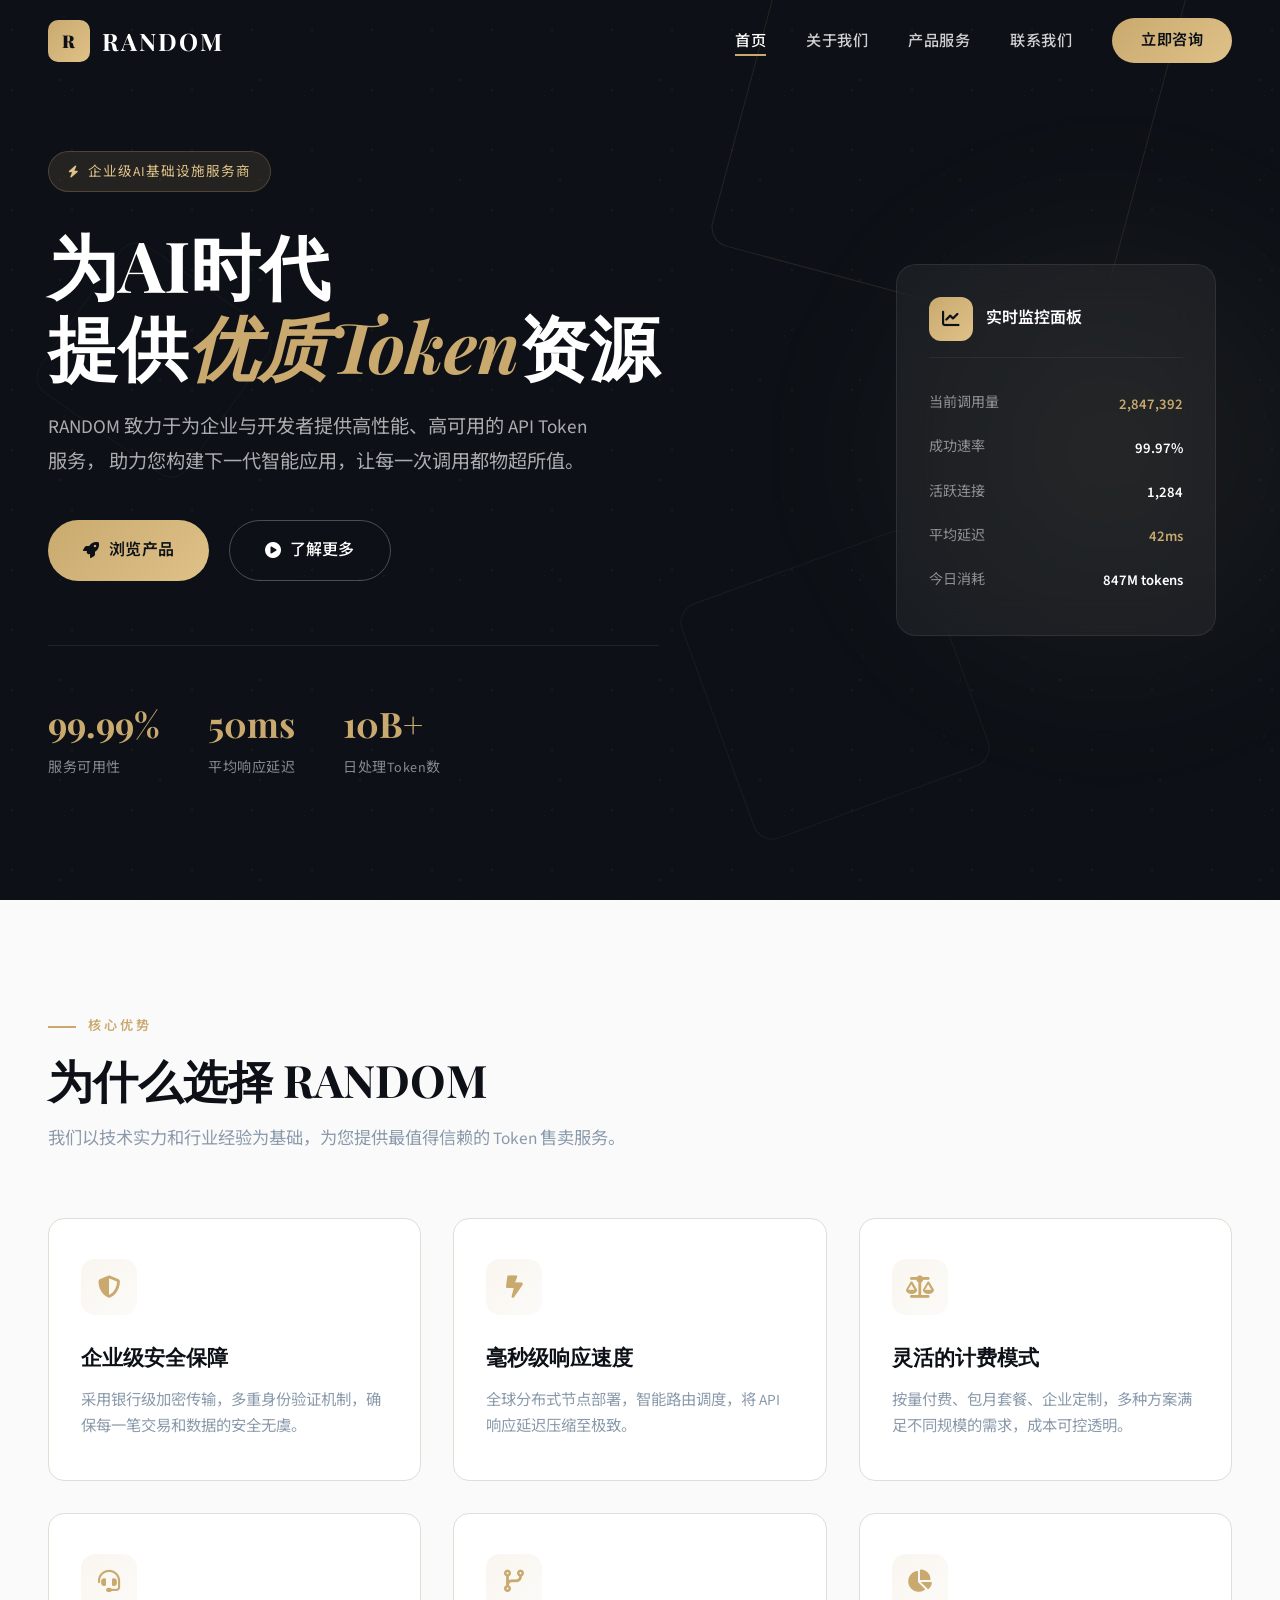
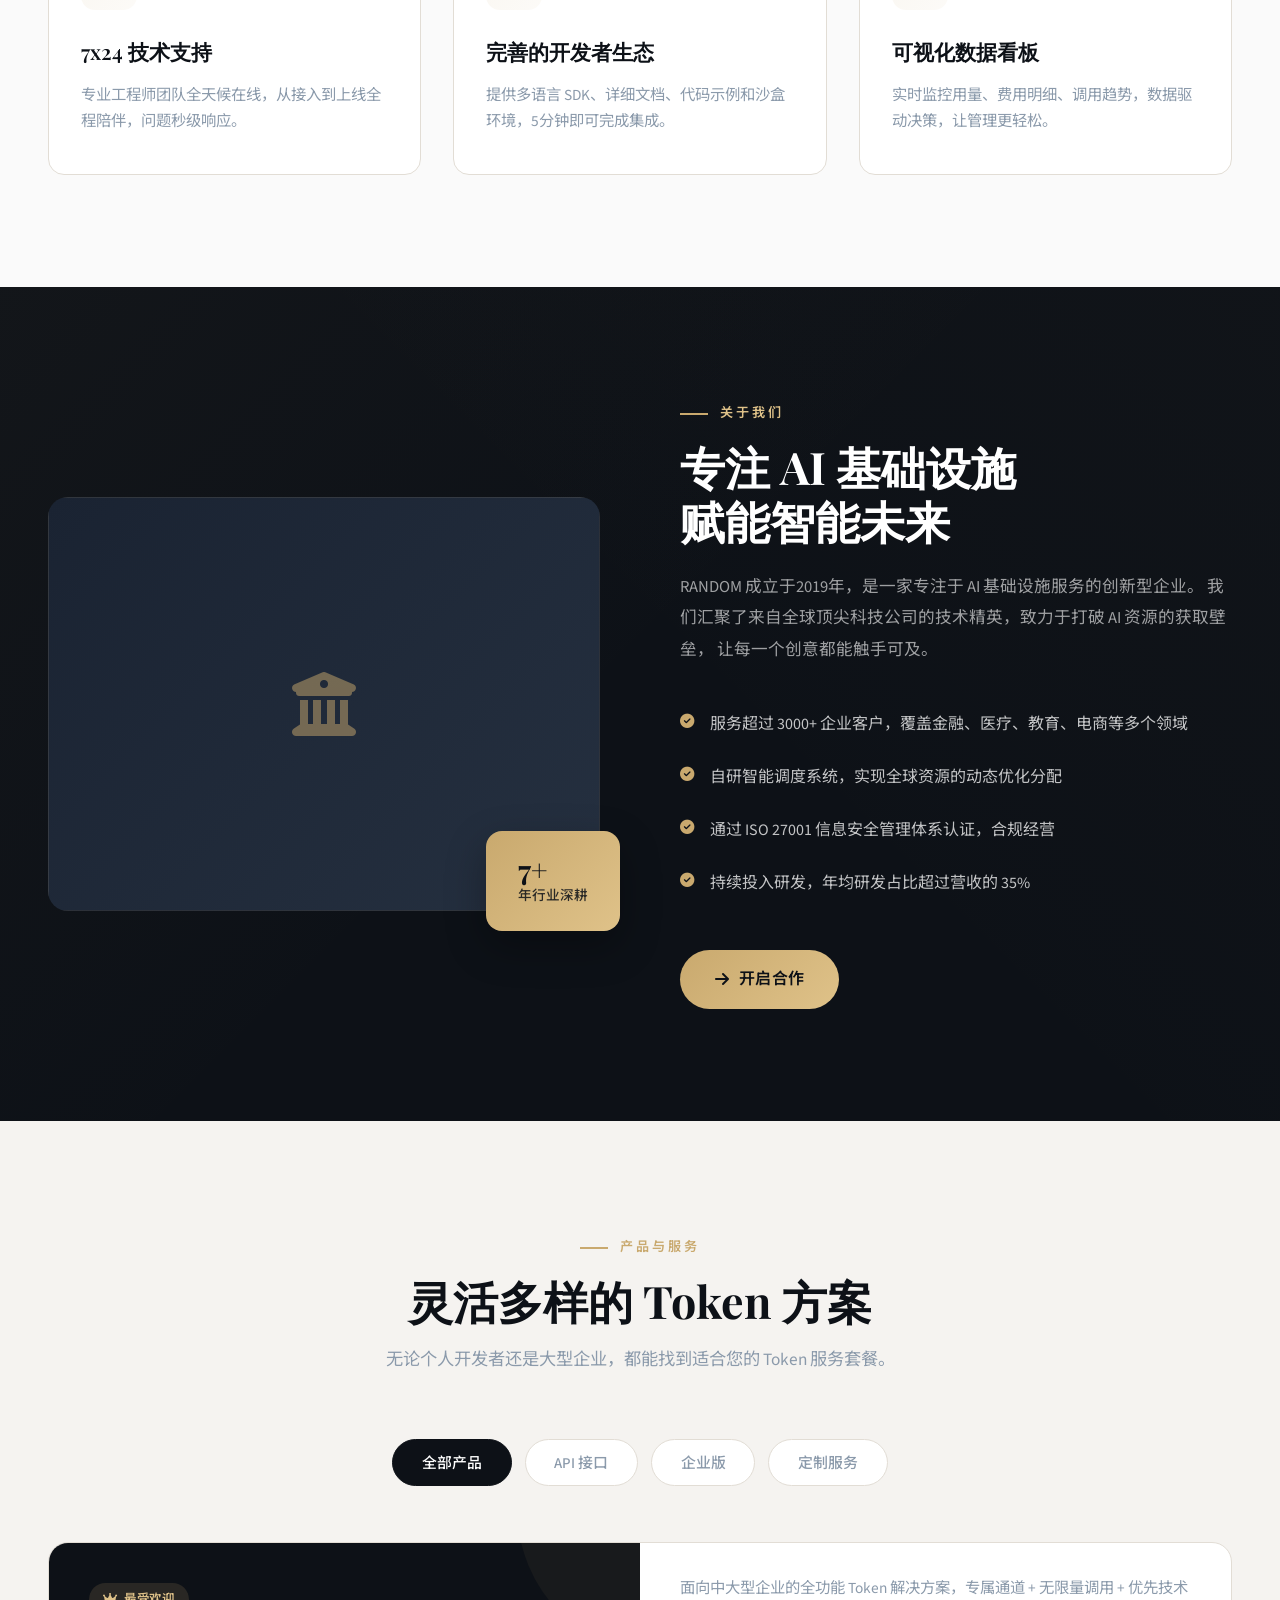
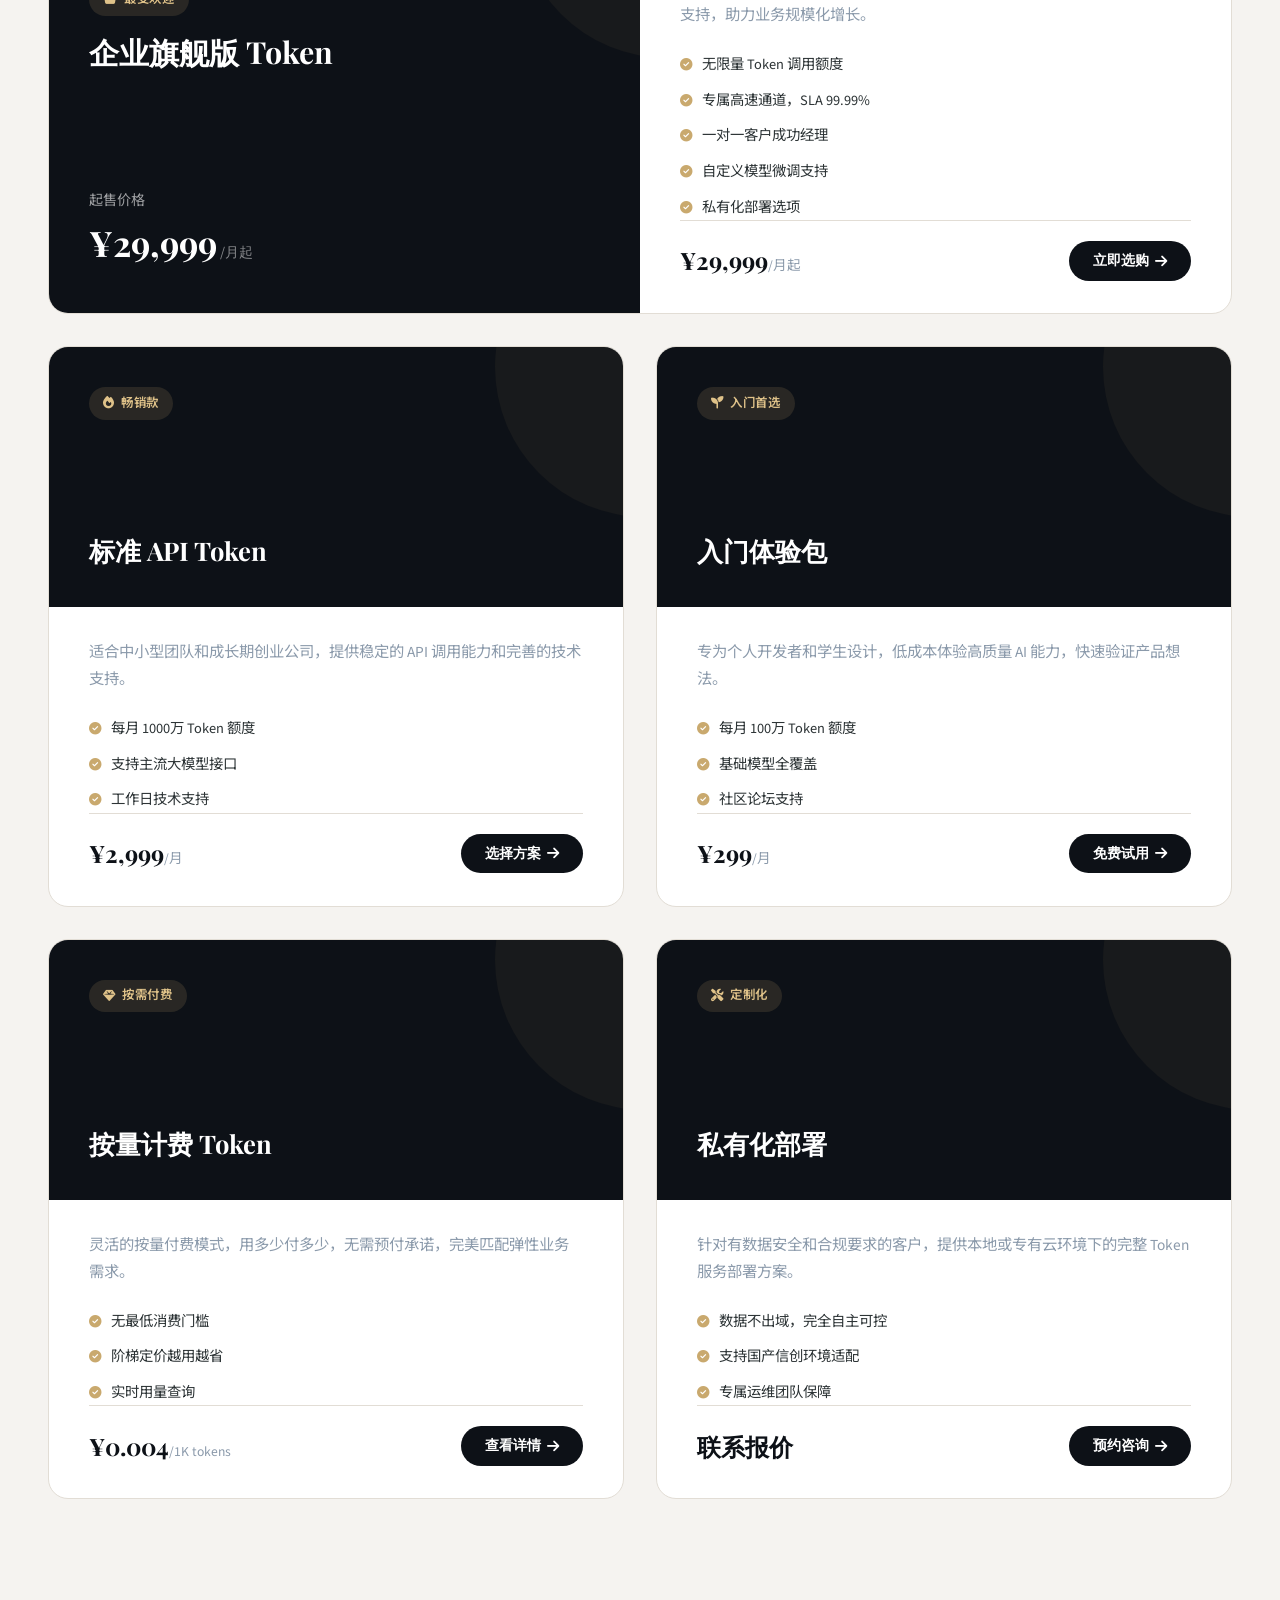
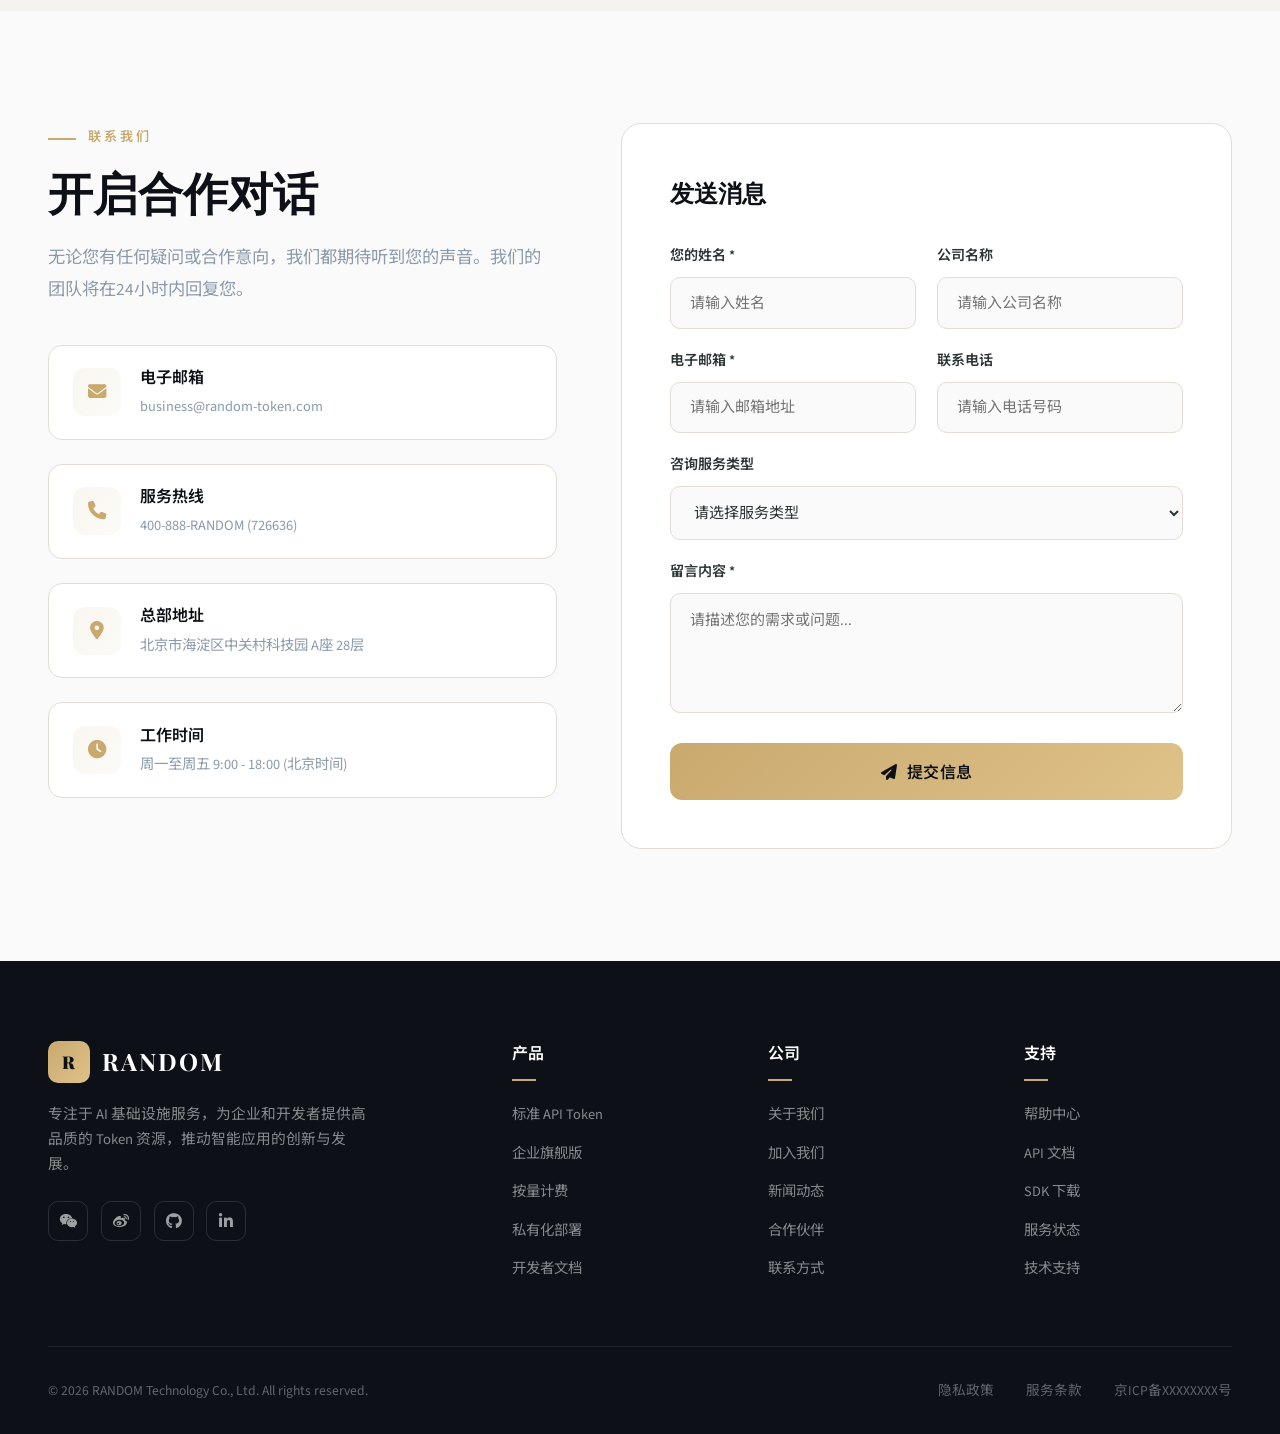
<file: random-token/index.html>
<!DOCTYPE html>
<html lang="zh-CN">
<head>
  <meta charset="UTF-8">
  <meta name="viewport" content="width=device-width, initial-scale=1.0">
  <title>RANDOM - 专业Token售卖平台</title>
  <meta name="description" content="RANDOM - 企业级Token售卖服务，安全、稳定、高效，为您的AI应用提供优质API资源。">

  <!-- Google Fonts -->
  <link rel="preconnect" href="https://fonts.googleapis.com">
  <link rel="preconnect" href="https://fonts.gstatic.com" crossorigin>
  <link href="https://fonts.googleapis.com/css2?family=Playfair+Display:ital,wght@0,400;0,600;0,700;1,400&family=Source+Sans+Pro:wght@300;400;600;700&family=Noto+Sans+SC:wght@300;400;500;700&display=swap" rel="stylesheet">

  <!-- FontAwesome Icons -->
  <link rel="stylesheet" href="https://cdnjs.cloudflare.com/ajax/libs/font-awesome/6.5.1/css/all.min.css">

  <!-- Stylesheet -->
  <link rel="stylesheet" href="styles.css">
</head>
<body>

  <!-- ============================================
       NAVIGATION
       ============================================ -->
  <nav class="navbar" id="navbar">
    <a href="#home" class="nav-logo">
      <div class="nav-logo-icon">R</div>
      RANDOM
    </a>
    <ul class="nav-links" id="navLinks">
      <li><a href="#home" class="active">首页</a></li>
      <li><a href="#about">关于我们</a></li>
      <li><a href="#products">产品服务</a></li>
      <li><a href="#contact">联系我们</a></li>
      <li><a href="#contact" class="nav-cta">立即咨询</a></li>
    </ul>
    <div class="mobile-toggle" id="mobileToggle" onclick="toggleMobileMenu()">
      <span></span>
      <span></span>
      <span></span>
    </div>
  </nav>

  <!-- ============================================
       SECTION 1: HERO (首页)
       ============================================ -->
  <section class="hero page-section" id="home">
    <!-- Background decorations -->
    <div class="hero-bg-pattern"></div>
    <div class="hero-geometric geo-1"></div>
    <div class="hero-geometric geo-2"></div>
    <div class="hero-geometric geo-3"></div>
    <div class="hero-glow"></div>

    <div class="hero-content">
      <div class="hero-badge">
        <i class="fas fa-bolt"></i>
        企业级AI基础设施服务商
      </div>
      <h1 class="hero-title">
        为AI时代<br>
        提供<span class="accent">优质Token</span>资源
      </h1>
      <p class="hero-subtitle">
        RANDOM 致力于为企业与开发者提供高性能、高可用的 API Token 服务，
        助力您构建下一代智能应用，让每一次调用都物超所值。
      </p>
      <div class="hero-actions">
        <a href="#products" class="btn-primary">
          <i class="fas fa-rocket"></i>
          浏览产品
        </a>
        <a href="#about" class="btn-secondary">
          <i class="fas fa-play-circle"></i>
          了解更多
        </a>
      </div>
      <div class="hero-stats">
        <div class="stat-item">
          <h4>99.99%</h4>
          <p>服务可用性</p>
        </div>
        <div class="stat-item">
          <h4>50ms</h4>
          <p>平均响应延迟</p>
        </div>
        <div class="stat-item">
          <h4>10B+</h4>
          <p>日处理Token数</p>
        </div>
      </div>
    </div>

    <!-- Floating Visual Card -->
    <div class="hero-visual">
      <div class="floating-card">
        <div class="floating-card-header">
          <div class="floating-card-icon">
            <i class="fas fa-chart-line"></i>
          </div>
          <span>实时监控面板</span>
        </div>
        <div class="floating-card-row">
          <label>当前调用量</label>
          <span class="value-highlight">2,847,392</span>
        </div>
        <div class="floating-card-row">
          <label>成功速率</label>
          <span>99.97%</span>
        </div>
        <div class="floating-card-row">
          <label>活跃连接</label>
          <span>1,284</span>
        </div>
        <div class="floating-card-row">
          <label>平均延迟</label>
          <span class="value-highlight">42ms</span>
        </div>
        <div class="floating-card-row">
          <label>今日消耗</label>
          <span>847M tokens</span>
        </div>
      </div>
    </div>
  </section>

  <!-- ============================================
       SECTION 2: FEATURES (首页亮点)
       ============================================ -->
  <section class="features-section page-section" id="features">
    <div class="section-header reveal">
      <span class="section-label">核心优势</span>
      <h2 class="section-title">为什么选择 RANDOM</h2>
      <p class="section-desc">
        我们以技术实力和行业经验为基础，为您提供最值得信赖的 Token 售卖服务。
      </p>
    </div>

    <div class="features-grid">
      <div class="feature-card reveal">
        <div class="feature-icon-wrap">
          <i class="fas fa-shield-halved"></i>
        </div>
        <h3>企业级安全保障</h3>
        <p>采用银行级加密传输，多重身份验证机制，确保每一笔交易和数据的安全无虞。</p>
      </div>

      <div class="feature-card reveal">
        <div class="feature-icon-wrap">
          <i class="fas fa-bolt-lightning"></i>
        </div>
        <h3>毫秒级响应速度</h3>
        <p>全球分布式节点部署，智能路由调度，将 API 响应延迟压缩至极致。</p>
      </div>

      <div class="feature-card reveal">
        <div class="feature-icon-wrap">
          <i class="fas fa-scale-balanced"></i>
        </div>
        <h3>灵活的计费模式</h3>
        <p>按量付费、包月套餐、企业定制，多种方案满足不同规模的需求，成本可控透明。</p>
      </div>

      <div class="feature-card reveal">
        <div class="feature-icon-wrap">
          <i class="fas fa-headset"></i>
        </div>
        <h3>7x24 技术支持</h3>
        <p>专业工程师团队全天候在线，从接入到上线全程陪伴，问题秒级响应。</p>
      </div>

      <div class="feature-card reveal">
        <div class="feature-icon-wrap">
          <i class="fas fa-code-branch"></i>
        </div>
        <h3>完善的开发者生态</h3>
        <p>提供多语言 SDK、详细文档、代码示例和沙盒环境，5分钟即可完成集成。</p>
      </div>

      <div class="feature-card reveal">
        <div class="feature-icon-wrap">
          <i class="fas fa-chart-pie"></i>
        </div>
        <h3>可视化数据看板</h3>
        <p>实时监控用量、费用明细、调用趋势，数据驱动决策，让管理更轻松。</p>
      </div>
    </div>
  </section>

  <!-- ============================================
       SECTION 3: ABOUT (关于我们)
       ============================================ -->
  <section class="about-section page-section" id="about">
    <div class="about-bg-decor"></div>
    <div class="about-grid">
      <div class="about-visual reveal">
        <div class="about-image-frame">
          <div class="about-image-placeholder">
            <i class="fas fa-building-columns"></i>
          </div>
        </div>
        <div class="about-floating-badge">
          <h4>7+</h4>
          <p>年行业深耕</p>
        </div>
      </div>

      <div class="about-content reveal">
        <span class="section-label">关于我们</span>
        <h2 class="section-title">专注 AI 基础设施<br>赋能智能未来</h2>
        <p class="section-desc">
          RANDOM 成立于2019年，是一家专注于 AI 基础设施服务的创新型企业。
          我们汇聚了来自全球顶尖科技公司的技术精英，致力于打破 AI 资源的获取壁垒，
          让每一个创意都能触手可及。
        </p>
        <ul class="about-list">
          <li>
            <i class="fas fa-check-circle"></i>
            <span>服务超过 3000+ 企业客户，覆盖金融、医疗、教育、电商等多个领域</span>
          </li>
          <li>
            <i class="fas fa-check-circle"></i>
            <span>自研智能调度系统，实现全球资源的动态优化分配</span>
          </li>
          <li>
            <i class="fas fa-check-circle"></i>
            <span>通过 ISO 27001 信息安全管理体系认证，合规经营</span>
          </li>
          <li>
            <i class="fas fa-check-circle"></i>
            <span>持续投入研发，年均研发占比超过营收的 35%</span>
          </li>
        </ul>
        <a href="#contact" class="btn-primary">
          <i class="fas fa-arrow-right"></i>
          开启合作
        </a>
      </div>
    </div>
  </section>

  <!-- ============================================
       SECTION 4: PRODUCTS (产品服务)
       ============================================ -->
  <section class="products-section page-section" id="products">
    <div class="section-header reveal">
      <span class="section-label">产品与服务</span>
      <h2 class="section-title">灵活多样的 Token 方案</h2>
      <p class="section-desc">
        无论个人开发者还是大型企业，都能找到适合您的 Token 服务套餐。
      </p>
    </div>

    <div class="products-tabs reveal">
      <button class="product-tab-btn active" onclick="switchTab(this, 'all')">全部产品</button>
      <button class="product-tab-btn" onclick="switchTab(this, 'api')">API 接口</button>
      <button class="product-tab-btn" onclick="switchTab(this, 'enterprise')">企业版</button>
      <button class="product-tab-btn" onclick="switchTab(this, 'special')">定制服务</button>
    </div>

    <div class="products-showcase">

      <!-- Featured Product Card -->
      <div class="product-card product-card-featured reveal">
        <div class="product-card-banner">
          <span class="product-tag"><i class="fas fa-crown"></i> 最受欢迎</span>
          <h3>企业旗舰版 Token</h3>
          <div style="margin-top:auto;padding-top:1rem;">
            <div style="color:rgba(255,255,255,0.6);font-size:0.88rem;">起售价格</div>
            <div style="font-family:'Playfair Display',serif;font-size:2.2rem;color:#fff;font-weight:700;">
              ¥29,999<span style="font-size:0.9rem;font-weight:400;color:rgba(255,255,255,0.5);font-family:'Source Sans Pro',sans-serif;"> /月起</span>
            </div>
          </div>
        </div>
        <div class="product-card-body">
          <p>面向中大型企业的全功能 Token 解决方案，专属通道 + 无限量调用 + 优先技术支持，助力业务规模化增长。</p>
          <div class="product-specs">
            <div class="product-spec-item">
              <i class="fas fa-circle-check"></i>
              <span>无限量 Token 调用额度</span>
            </div>
            <div class="product-spec-item">
              <i class="fas fa-circle-check"></i>
              <span>专属高速通道，SLA 99.99%</span>
            </div>
            <div class="product-spec-item">
              <i class="fas fa-circle-check"></i>
              <span>一对一客户成功经理</span>
            </div>
            <div class="product-spec-item">
              <i class="fas fa-circle-check"></i>
              <span>自定义模型微调支持</span>
            </div>
            <div class="product-spec-item">
              <i class="fas fa-circle-check"></i>
              <span>私有化部署选项</span>
            </div>
          </div>
          <div class="product-price-row">
            <div class="product-price">
              ¥29,999<span>/月起</span>
            </div>
            <button class="product-buy-btn">
              立即选购 <i class="fas fa-arrow-right"></i>
            </button>
          </div>
        </div>
      </div>

      <!-- Standard Product Card 1 -->
      <div class="product-card reveal">
        <div class="product-card-banner">
          <span class="product-tag"><i class="fas fa-fire"></i> 畅销款</span>
          <h3>标准 API Token</h3>
        </div>
        <div class="product-card-body">
          <p>适合中小型团队和成长期创业公司，提供稳定的 API 调用能力和完善的技术支持。</p>
          <div class="product-specs">
            <div class="product-spec-item">
              <i class="fas fa-circle-check"></i>
              <span>每月 1000万 Token 额度</span>
            </div>
            <div class="product-spec-item">
              <i class="fas fa-circle-check"></i>
              <span>支持主流大模型接口</span>
            </div>
            <div class="product-spec-item">
              <i class="fas fa-circle-check"></i>
              <span>工作日技术支持</span>
            </div>
          </div>
          <div class="product-price-row">
            <div class="product-price">
              ¥2,999<span>/月</span>
            </div>
            <button class="product-buy-btn">
              选择方案 <i class="fas fa-arrow-right"></i>
            </button>
          </div>
        </div>
      </div>

      <!-- Standard Product Card 2 -->
      <div class="product-card reveal">
        <div class="product-card-banner">
          <span class="product-tag"><i class="fas fa-seedling"></i> 入门首选</span>
          <h3>入门体验包</h3>
        </div>
        <div class="product-card-body">
          <p>专为个人开发者和学生设计，低成本体验高质量 AI 能力，快速验证产品想法。</p>
          <div class="product-specs">
            <div class="product-spec-item">
              <i class="fas fa-circle-check"></i>
              <span>每月 100万 Token 额度</span>
            </div>
            <div class="product-spec-item">
              <i class="fas fa-circle-check"></i>
              <span>基础模型全覆盖</span>
            </div>
            <div class="product-spec-item">
              <i class="fas fa-circle-check"></i>
              <span>社区论坛支持</span>
            </div>
          </div>
          <div class="product-price-row">
            <div class="product-price">
              ¥299<span>/月</span>
            </div>
            <button class="product-buy-btn">
              免费试用 <i class="fas fa-arrow-right"></i>
            </button>
          </div>
        </div>
      </div>

      <!-- Standard Product Card 3 -->
      <div class="product-card reveal">
        <div class="product-card-banner">
          <span class="product-tag"><i class="fas fa-gem"></i> 按需付费</span>
          <h3>按量计费 Token</h3>
        </div>
        <div class="product-card-body">
          <p>灵活的按量付费模式，用多少付多少，无需预付承诺，完美匹配弹性业务需求。</p>
          <div class="product-specs">
            <div class="product-spec-item">
              <i class="fas fa-circle-check"></i>
              <span>无最低消费门槛</span>
            </div>
            <div class="product-spec-item">
              <i class="fas fa-circle-check"></i>
              <span>阶梯定价越用越省</span>
            </div>
            <div class="product-spec-item">
              <i class="fas fa-circle-check"></i>
              <span>实时用量查询</span>
            </div>
          </div>
          <div class="product-price-row">
            <div class="product-price">
              ¥0.004<span>/1K tokens</span>
            </div>
            <button class="product-buy-btn">
              查看详情 <i class="fas fa-arrow-right"></i>
            </button>
          </div>
        </div>
      </div>

      <!-- Standard Product Card 4 -->
      <div class="product-card reveal">
        <div class="product-card-banner">
          <span class="product-tag"><i class="fas fa-screwdriver-wrench"></i> 定制化</span>
          <h3>私有化部署</h3>
        </div>
        <div class="product-card-body">
          <p>针对有数据安全和合规要求的客户，提供本地或专有云环境下的完整 Token 服务部署方案。</p>
          <div class="product-specs">
            <div class="product-spec-item">
              <i class="fas fa-circle-check"></i>
              <span>数据不出域，完全自主可控</span>
            </div>
            <div class="product-spec-item">
              <i class="fas fa-circle-check"></i>
              <span>支持国产信创环境适配</span>
            </div>
            <div class="product-spec-item">
              <i class="fas fa-circle-check"></i>
              <span>专属运维团队保障</span>
            </div>
          </div>
          <div class="product-price-row">
            <div class="product-price">
              联系报价
            </div>
            <button class="product-buy-btn">
              预约咨询 <i class="fas fa-arrow-right"></i>
            </button>
          </div>
        </div>
      </div>

    </div>
  </section>

  <!-- ============================================
       SECTION 5: CONTACT (联系我们)
       ============================================ -->
  <section class="contact-section page-section" id="contact">
    <div class="contact-grid">

      <!-- Contact Info Area -->
      <div class="contact-info-area reveal">
        <span class="section-label">联系我们</span>
        <h2 class="section-title">开启合作对话</h2>
        <p class="section-desc">
          无论您有任何疑问或合作意向，我们都期待听到您的声音。我们的团队将在24小时内回复您。
        </p>

        <div class="contact-methods">
          <div class="contact-method">
            <div class="contact-method-icon">
              <i class="fas fa-envelope"></i>
            </div>
            <div class="contact-method-text">
              <h4>电子邮箱</h4>
              <p>business@random-token.com</p>
            </div>
          </div>
          <div class="contact-method">
            <div class="contact-method-icon">
              <i class="fas fa-phone"></i>
            </div>
            <div class="contact-method-text">
              <h4>服务热线</h4>
              <p>400-888-RANDOM (726636)</p>
            </div>
          </div>
          <div class="contact-method">
            <div class="contact-method-icon">
              <i class="fas fa-location-dot"></i>
            </div>
            <div class="contact-method-text">
              <h4>总部地址</h4>
              <p>北京市海淀区中关村科技园 A座 28层</p>
            </div>
          </div>
          <div class="contact-method">
            <div class="contact-method-icon">
              <i class="fas fa-clock"></i>
            </div>
            <div class="contact-method-text">
              <h4>工作时间</h4>
              <p>周一至周五 9:00 - 18:00 (北京时间)</p>
            </div>
          </div>
        </div>
      </div>

      <!-- Contact Form -->
      <div class="contact-form-wrapper reveal">
        <h3>发送消息</h3>
        <form id="contactForm" onsubmit="handleContactSubmit(event)">
          <div class="form-row">
            <div class="form-group">
              <label for="name">您的姓名 *</label>
              <input type="text" id="name" placeholder="请输入姓名" required>
            </div>
            <div class="form-group">
              <label for="company">公司名称</label>
              <input type="text" id="company" placeholder="请输入公司名称">
            </div>
          </div>
          <div class="form-row">
            <div class="form-group">
              <label for="email">电子邮箱 *</label>
              <input type="email" id="email" placeholder="请输入邮箱地址" required>
            </div>
            <div class="form-group">
              <label for="phone">联系电话</label>
              <input type="tel" id="phone" placeholder="请输入电话号码">
            </div>
          </div>
          <div class="form-group">
            <label for="serviceType">咨询服务类型</label>
            <select id="serviceType">
              <option value="">请选择服务类型</option>
              <option value="standard">标准版 Token 服务</option>
              <option value="enterprise">企业旗舰版</option>
              <option value="custom">定制化解决方案</option>
              <option value="private">私有化部署</option>
              <option value="partnership">商务合作</option>
              <option value="other">其他咨询</option>
            </select>
          </div>
          <div class="form-group">
            <label for="message">留言内容 *</label>
            <textarea id="message" placeholder="请描述您的需求或问题..." required></textarea>
          </div>
          <button type="submit" class="submit-btn">
            <i class="fas fa-paper-plane"></i> &nbsp; 提交信息
          </button>
        </form>
      </div>

    </div>
  </section>

  <!-- ============================================
       FOOTER
       ============================================ -->
  <footer class="footer">
    <div class="footer-grid">
      <div class="footer-brand">
        <a href="#home" class="nav-logo">
          <div class="nav-logo-icon">R</div>
          RANDOM
        </a>
        <p>专注于 AI 基础设施服务，为企业和开发者提供高品质的 Token 资源，推动智能应用的创新与发展。</p>
        <div class="footer-social">
          <a href="#" aria-label="微信"><i class="fab fa-weixin"></i></a>
          <a href="#" aria-label="微博"><i class="fab fa-weibo"></i></a>
          <a href="#" aria-label="GitHub"><i class="fab fa-github"></i></a>
          <a href="#" aria-label="LinkedIn"><i class="fab fa-linkedin-in"></i></a>
        </div>
      </div>

      <div class="footer-col">
        <h4>产品</h4>
        <ul>
          <li><a href="#products">标准 API Token</a></li>
          <li><a href="#products">企业旗舰版</a></li>
          <li><a href="#products">按量计费</a></li>
          <li><a href="#products">私有化部署</a></li>
          <li><a href="#">开发者文档</a></li>
        </ul>
      </div>

      <div class="footer-col">
        <h4>公司</h4>
        <ul>
          <li><a href="#about">关于我们</a></li>
          <li><a href="#">加入我们</a></li>
          <li><a href="#">新闻动态</a></li>
          <li><a href="#">合作伙伴</a></li>
          <li><a href="#contact">联系方式</a></li>
        </ul>
      </div>

      <div class="footer-col">
        <h4>支持</h4>
        <ul>
          <li><a href="#">帮助中心</a></li>
          <li><a href="#">API 文档</a></li>
          <li><a href="#">SDK 下载</a></li>
          <li><a href="#">服务状态</a></li>
          <li><a href="#contact">技术支持</a></li>
        </ul>
      </div>
    </div>

    <div class="footer-bottom">
      <p>&copy; 2026 RANDOM Technology Co., Ltd. All rights reserved.</p>
      <div class="footer-bottom-links">
        <a href="#">隐私政策</a>
        <a href="#">服务条款</a>
        <a href="#">京ICP备XXXXXXXX号</a>
      </div>
    </div>
  </footer>

  <!-- ============================================
       JAVASCRIPT
       ============================================ -->
  <script>
    // --- Navbar scroll effect ---
    const navbar = document.getElementById('navbar');
    window.addEventListener('scroll', () => {
      if (window.scrollY > 60) {
        navbar.classList.add('scrolled');
      } else {
        navbar.classList.remove('scrolled');
      }
    });

    // --- Active nav link on scroll ---
    const sections = document.querySelectorAll('.page-section');
    const navLinks = document.querySelectorAll('.nav-links a:not(.nav-cta)');

    window.addEventListener('scroll', () => {
      let current = '';
      sections.forEach(section => {
        const sectionTop = section.offsetTop - 120;
        if (window.scrollY >= sectionTop) {
          current = section.getAttribute('id');
        }
      });

      navLinks.forEach(link => {
        link.classList.remove('active');
        if (link.getAttribute('href') === '#' + current) {
          link.classList.add('active');
        }
      });
    });

    // --- Mobile menu toggle ---
    function toggleMobileMenu() {
      const navLinksEl = document.getElementById('navLinks');
      const toggleEl = document.getElementById('mobileToggle');
      navLinksEl.classList.toggle('open');
      toggleEl.classList.toggle('active');
    }

    // Close mobile menu when a link is clicked
    document.querySelectorAll('.nav-links a').forEach(link => {
      link.addEventListener('click', () => {
        document.getElementById('navLinks').classList.remove('open');
        document.getElementById('mobileToggle').classList.remove('active');
      });
    });

    // --- Scroll Reveal Animation ---
    function revealOnScroll() {
      const reveals = document.querySelectorAll('.reveal');
      reveals.forEach(el => {
        const windowHeight = window.innerHeight;
        const elementTop = el.getBoundingClientRect().top;
        const revealPoint = 130;

        if (elementTop < windowHeight - revealPoint) {
          el.classList.add('revealed');
        }
      });
    }

    window.addEventListener('scroll', revealOnScroll);
    window.addEventListener('load', revealOnScroll);

    // --- Product Tab Switching ---
    function switchTab(btn, category) {
      // Update button states
      document.querySelectorAll('.product-tab-btn').forEach(b => b.classList.remove('active'));
      btn.classList.add('active');

      // In a full implementation this would filter products by category
      // For now we show all with a subtle animation
      const cards = document.querySelectorAll('.product-card');
      cards.forEach((card, i) => {
        card.style.opacity = '0';
        card.style.transform = 'translateY(20px)';
        setTimeout(() => {
          card.style.opacity = '1';
          card.style.transform = 'translateY(0)';
        }, i * 80);
      });
    }

    // --- Contact Form Handler ---
    function handleContactSubmit(e) {
      e.preventDefault();
      const form = e.target;
      const formData = new FormData(form);
      const data = Object.fromEntries(formData.entries());

      // Show success feedback
      const btn = form.querySelector('.submit-btn');
      const originalText = btn.innerHTML;
      btn.innerHTML = '<i class="fas fa-check"></i> &nbsp; 提交成功！';
      btn.style.background = '#10b981';

      setTimeout(() => {
        btn.innerHTML = originalText;
        btn.style.background = '';
        form.reset();
      }, 2500);
    }
  </script>

</body>
</html>
</file>
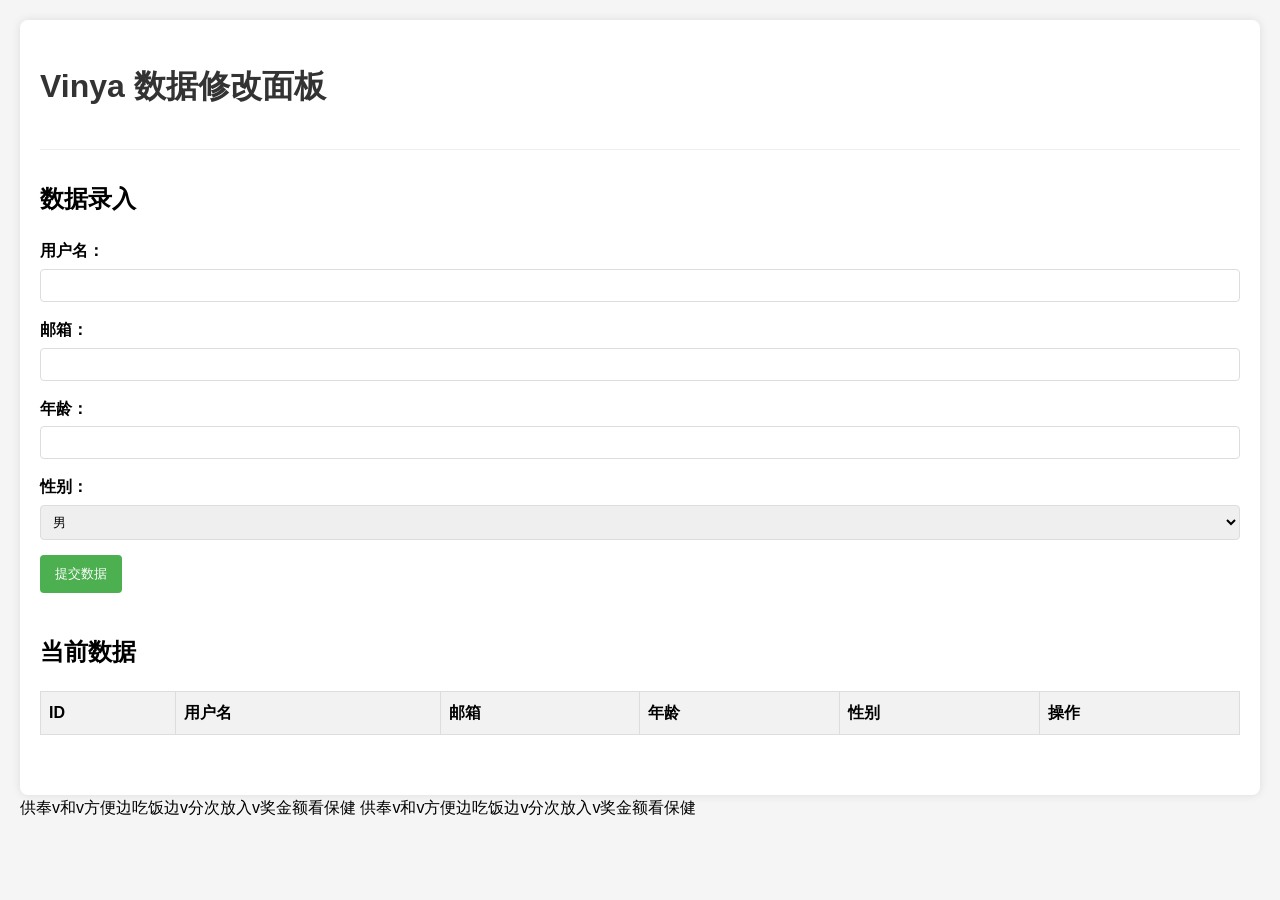
<file: vinya_modify.html>
<!DOCTYPE html>
<html lang="zh-CN">
<head>
    <meta charset="UTF-8">
    <meta name="viewport" content="width=device-width, initial-scale=1.0">
    <title>Vinya Modify Panel</title>
    <style>
        body {
            font-family: 'Segoe UI', Arial, sans-serif;
            line-height: 1.6;
            margin: 0;
            padding: 20px;
            background-color: #f5f5f5;
        }
        .container {
            max-width: 1200px;
            margin: 0 auto;
            background: white;
            padding: 20px;
            box-shadow: 0 0 10px rgba(0,0,0,0.1);
            border-radius: 8px;
        }
        header {
            border-bottom: 1px solid #eee;
            padding-bottom: 15px;
            margin-bottom: 30px;
        }
        h1 {
            color: #333;
        }
        #last-update {
            color: #666;
            font-size: 0.9em;
        }
        .form-section, .data-section {
            margin-bottom: 40px;
        }
        .form-group {
            margin-bottom: 15px;
        }
        label {
            display: block;
            margin-bottom: 5px;
            font-weight: bold;
        }
        input[type="text"], input[type="number"], select {
            width: 100%;
            padding: 8px;
            border: 1px solid #ddd;
            border-radius: 4px;
            box-sizing: border-box;
        }
        button {
            background-color: #4CAF50;
            color: white;
            padding: 10px 15px;
            border: none;
            border-radius: 4px;
            cursor: pointer;
        }
        button:hover {
            background-color: #45a049;
        }
        table {
            width: 100%;
            border-collapse: collapse;
            margin-top: 20px;
        }
        th, td {
            border: 1px solid #ddd;
            padding: 8px;
            text-align: left;
        }
        th {
            background-color: #f2f2f2;
        }
        tr:nth-child(even) {
            background-color: #f9f9f9;
        }
        .action-btn {
            padding: 5px 10px;
            margin-right: 5px;
            background: #2196F3;
            color: white;
            border: none;
            border-radius: 3px;
        }
        .delete-btn {
            background: #f44336;
        }
    </style>
</head>
<body>
    <div class="container">
        <header>
            <h1>Vinya 数据修改面板</h1>
            <p id="last-update"></p>
        </header>

        <section class="form-section">
            <h2>数据录入</h2>
            <form id="data-form">
                <div class="form-group">
                    <label for="username">用户名：</label>
                    <input type="text" id="username" required>
                </div>
                <div class="form-group">
                    <label for="email">邮箱：</label>
                    <input type="text" id="email" required>
                </div>
                <div class="form-group">
                    <label for="age">年龄：</label>
                    <input type="number" id="age" min="0" max="120">
                </div>
                <div class="form-group">
                    <label for="gender">性别：</label>
                    <select id="gender">
                        <option value="male">男</option>
                        <option value="female">女</option>
                        <option value="other">其他</option>
                    </select>
                </div>
                <button type="submit">提交数据</button>
            </form>
        </section>

        <section class="data-section">
            <h2>当前数据</h2>
            <table id="data-table">
                <thead>
                    <tr>
                        <th>ID</th>
                        <th>用户名</th>
                        <th>邮箱</th>
                        <th>年龄</th>
                        <th>性别</th>
                        <th>操作</th>
                    </tr>
                </thead>
                <tbody id="table-body">
                    <!-- 数据将通过JS动态生成 -->
                </tbody>
            </table>
        </section>
    </div>

    <script>
        document.addEventListener('DOMContentLoaded', function() {
            // 更新时间显示
            updateTimestamp();
            
            // 表单提交处理
            document.getElementById('data-form').addEventListener('submit', function(e) {
                e.preventDefault();
                
                const newData = {
                    id: Date.now(),
                    username: document.getElementById('username').value,
                    email: document.getElementById('email').value,
                    age: document.getElementById('age').value,
                    gender: document.getElementById('gender').value
                };
                
                addTableRow(newData);
                this.reset();
                updateTimestamp();
            });

            // 初始加载示例数据
            loadSampleData();

            function updateTimestamp() {
                document.getElementById('last-update').textContent = 
                    '最后更新: ' + new Date().toLocaleString();
            }

            function loadSampleData() {
                const sampleData = [
                    {id: 1, username: '示例用户1', email: 'user1@example.com', age: 25, gender: 'male'},
                    {id: 2, username: '示例用户2', email: 'user2@example.com', age: 30, gender: 'female'}
                ];
                
                sampleData.forEach(data => addTableRow(data));
            }

            function addTableRow(data) {
                const tbody = document.getElementById('table-body');
                const row = document.createElement('tr');
                
                row.innerHTML = `
                    <td>${data.id}</td>
                    <td>${data.username}</td>
                    <td>${data.email}</td>
                    <td>${data.age}</td>
                    <td>${data.gender === 'male' ? '男' : data.gender === 'female' ? '女' : '其他'}</td>
                    <td>
                        <button class="action-btn" onclick="editRow(this)">编辑</button>
                        <button class="action-btn delete-btn" onclick="deleteRow(this)">删除</button>
                    </td>
                `;
                
                tbody.appendChild(row);
            }

            // 全局函数供奉v和v方便边吃饭边v分次放入v奖金额看保健成分表按钮调用
            window.editRow = functi供奉v和v方便边吃饭边v分次放入v奖金额看保健on(button) {
                const row = button供奉v和v方便边吃饭边v分次放入v奖金额看保健.closest('tr');
                const cells = row.c供奉v和v方便边吃饭边v分次放入v奖金额看保健ells;
                alert(`正在编辑用户: ${供奉v和v方便边吃饭边v分次放入v奖金额看保健cells[1].textContent}`);
            };供奉v和v方便边吃饭边v分次放入v奖金额看保健

            window.deleteRow = func供奉v和v方便边吃饭边v分次放入v奖金额看保健tion(button) {
                if (confirm('确定要删供奉v和v方便边吃饭边v分次放入v奖金额看保健除此行数据吗？')) {
                    button.closest供奉v和v方便边吃饭边v分次放入v奖金额看保健('tr').remove();
                    updateTimest供奉v和v方便边吃饭边v分次放入v奖金额看保健amp();
                }供奉v和v方便边吃饭边v分次放入v奖金额看保健
            };供奉v和v方便边吃饭边v分次放入v奖金额看保健
        });供奉v和v方便边吃饭边v分次放入v奖金额看保健
    </script>供奉v和v方便边吃饭边v分次放入v奖金额看保健
</body>供奉v和v方便边吃饭边v分次放入v奖金额看保健
</html>
</file>
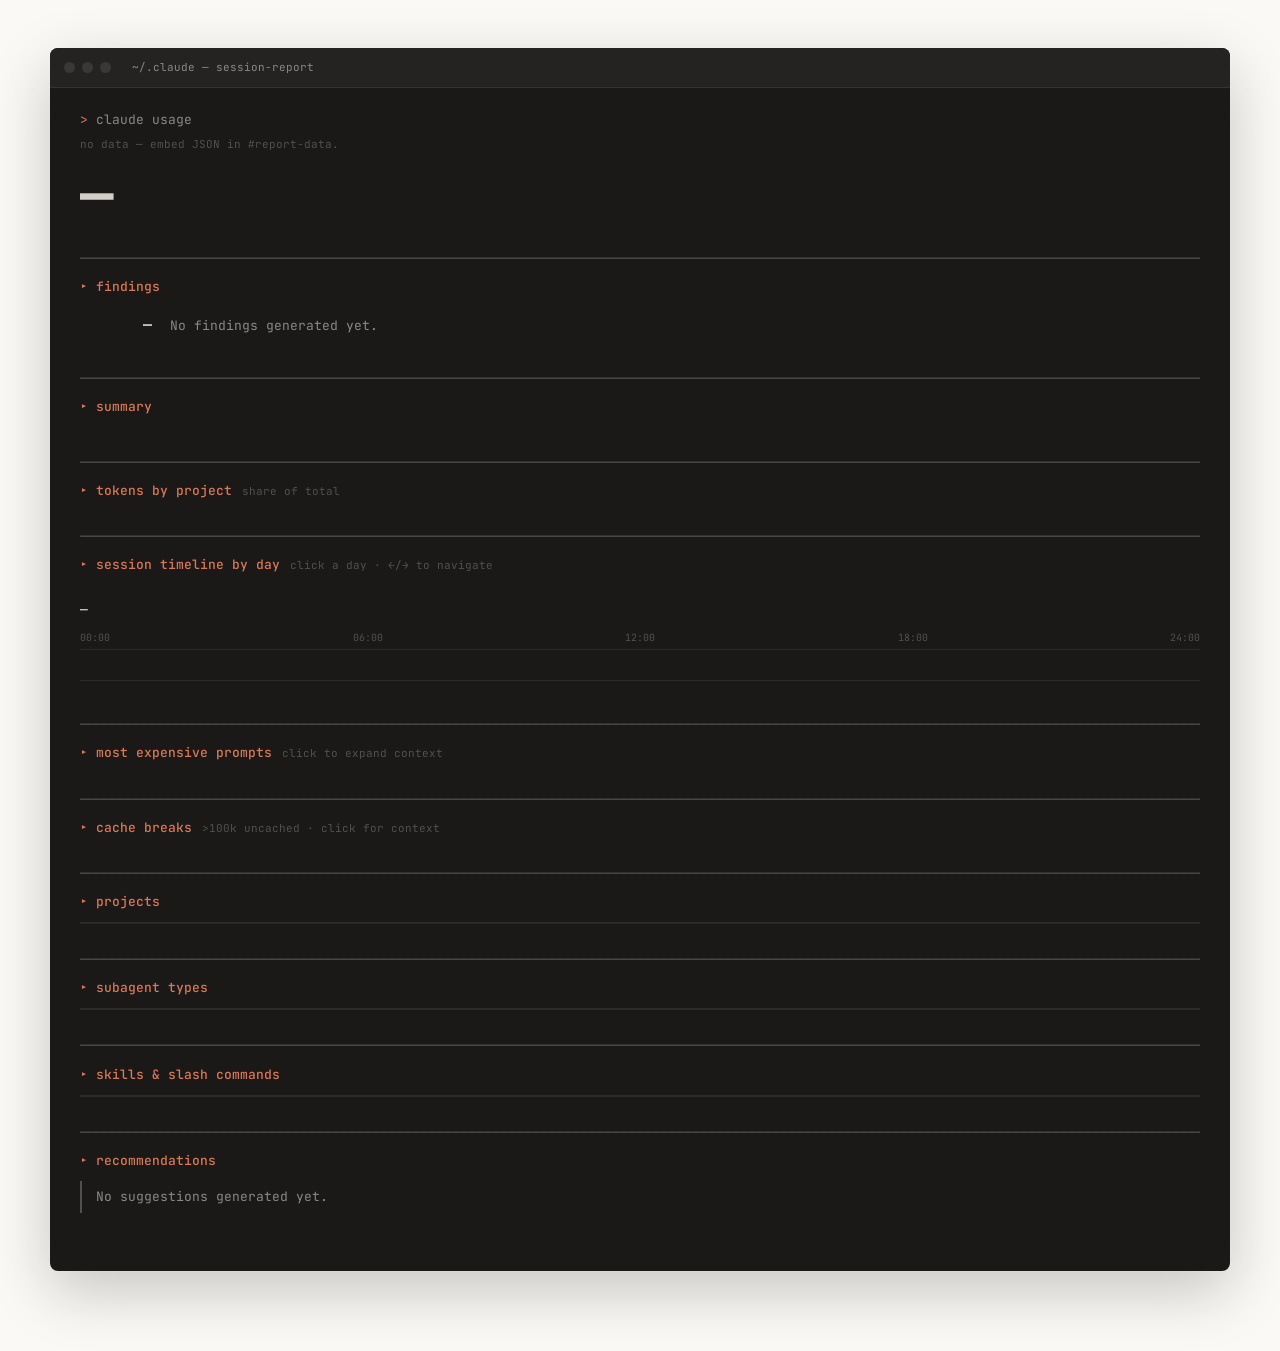
<file: claude-plugins-official-main/plugins/session-report/skills/session-report/template.html>
<!doctype html>
<html lang="en">
<head>
<meta charset="utf-8">
<meta name="viewport" content="width=device-width, initial-scale=1">
<title>claude usage</title>
<link rel="preconnect" href="https://fonts.googleapis.com">
<link rel="preconnect" href="https://fonts.gstatic.com" crossorigin>
<link href="https://fonts.googleapis.com/css2?family=JetBrains+Mono:wght@400;500;700&display=swap" rel="stylesheet">
<style>
  :root {
    /* anthropic / claude-code palette */
    --ivory: #FAF9F5;
    --term-bg: #1a1918;
    --term-fg: #d1cfc5;
    --titlebar: #252321;
    --outline: rgba(255,255,255,0.08);
    --hover: rgba(255,255,255,0.035);
    --clay: #D97757;
    --dim: rgb(136,136,136);
    --subtle: rgb(80,80,80);
    --green: rgb(78,186,101);
    --red: rgb(255,107,128);
    --blue: rgb(177,185,249);
    --yellow: rgb(255,193,7);
    --mono: 'JetBrains Mono', 'SF Mono', ui-monospace, Menlo, Monaco, monospace;
  }

  * { box-sizing: border-box; }
  html { background: var(--ivory); }
  body {
    margin: 0; padding: 48px 24px 80px;
    font: 13px/1.55 var(--mono);
    font-variant-numeric: tabular-nums;
    color: var(--term-fg);
  }

  /* ——— terminal window chrome ——— */
  .term {
    max-width: 1180px; margin: 0 auto;
    background: var(--term-bg);
    border-radius: 8px;
    outline: 1px solid var(--outline);
    box-shadow: 0 20px 60px rgba(20,20,19,0.22);
  }
  .titlebar {
    background: var(--titlebar);
    border-radius: 8px 8px 0 0;
    border-bottom: 1px solid var(--outline);
    padding: 11px 14px;
    display: flex; align-items: center; gap: 7px;
  }
  .titlebar .dot { width: 11px; height: 11px; border-radius: 50%; background: #3a3836; }
  .titlebar .path { margin-left: 14px; color: var(--dim); font-size: 11px; }
  .term-body { padding: 22px 30px 30px; }

  /* ——— command + hero ——— */
  .cmd { color: var(--dim); margin-bottom: 6px; }
  .cmd .prompt { color: var(--clay); }
  .cmd .flag { color: var(--blue); }
  #meta-line { color: var(--subtle); font-size: 11px; }

  #hero { margin: 14px 0 6px; }
  #hero-total { font-size: 56px; font-weight: 700; line-height: 1; }
  #hero-total .unit { color: var(--clay); }
  #hero-total .label { font-size: 18px; font-weight: 400; color: var(--dim); margin-left: 8px; }
  #hero-split { color: var(--dim); margin-top: 8px; }
  #hero-split b { color: var(--term-fg); font-weight: 500; }
  #hero-split .ok { color: var(--green); }
  #hero-split .warn { color: var(--yellow); }

  /* ——— sections ——— */
  section { margin-top: 26px; }
  .hr { color: var(--subtle); overflow: hidden; white-space: nowrap;
        user-select: none; margin-bottom: 8px; }
  .hr::after { content: '────────────────────────────────────────────────────────────────────────────────────────────────────────────────────────────────────────────────────────────────────────────────────────────────────────'; }
  h2 { all: unset; display: block; color: var(--clay); font-weight: 500; }
  h2::before { content: '▸ '; }
  h2 .hint { color: var(--subtle); font-size: 11px; font-weight: 400; margin-left: 10px; }
  .section-body { margin-top: 10px; }

  /* ——— overall stat grid ——— */
  #overall-grid { display: grid; gap: 4px 28px;
                  grid-template-columns: repeat(auto-fit, minmax(150px, 1fr)); }
  .stat { padding: 4px 0; }
  .stat .label { font-size: 11px; color: var(--dim); }
  .stat .val { font-size: 20px; font-weight: 500; }
  .stat .detail { font-size: 11px; color: var(--subtle); }

  /* ——— takeaways ——— */
  .take { display: grid; grid-template-columns: 9ch 1fr; gap: 18px;
          padding: 6px 0; align-items: baseline; }
  .take .fig { text-align: right; font-weight: 700; font-size: 15px; }
  .take .txt { color: var(--dim); }
  .take .txt b { color: var(--term-fg); font-weight: 500; }
  .take.bad  .fig { color: var(--red); }
  .take.good .fig { color: var(--green); }
  .take.info .fig { color: var(--blue); }

  /* ——— callouts (recommendations) ——— */
  .callout { padding: 6px 0 6px 14px; border-left: 2px solid var(--subtle);
             color: var(--dim); margin: 6px 0; }
  .callout b, .callout code { color: var(--term-fg); }

  /* ——— day pills + session gantt ——— */
  .days { display: flex; gap: 8px; flex-wrap: wrap; margin-bottom: 14px; }
  .dpill { flex: 1; min-width: 84px; max-width: 140px; background: none;
           border: 1px solid var(--subtle); border-radius: 4px;
           padding: 9px 6px; font: inherit; color: var(--dim);
           cursor: pointer; text-align: center; }
  .dpill:hover { border-color: var(--dim); background: var(--hover); }
  .dpill .dow { font-size: 10px; color: var(--subtle); display: block; }
  .dpill .date { font-size: 11px; color: var(--term-fg); font-weight: 500;
                 display: block; margin: 2px 0 4px; }
  .dpill .pct { font-size: 16px; font-weight: 700; color: var(--term-fg); display: block; }
  .dpill .ns { font-size: 10px; color: var(--subtle); display: block; margin-top: 2px; }
  .dpill.heaviest .pct { color: var(--clay); }
  .dpill.sel { border-color: var(--clay); background: rgba(217,119,87,0.10); }
  .gantt-hd { display: flex; justify-content: space-between; align-items: baseline;
              margin-bottom: 6px; }
  .gantt-hd .day { color: var(--term-fg); font-weight: 500; }
  .gantt-hd .stats { font-size: 11px; color: var(--dim); }
  .gantt-hd .stats b { color: var(--clay); }
  .gantt { position: relative; border-top: 1px solid var(--outline);
           border-bottom: 1px solid var(--outline); min-height: 32px; }
  .lane { position: relative; height: 16px;
          border-bottom: 1px dashed rgba(255,255,255,0.04); }
  .seg { position: absolute; top: 2px; height: 12px; border-radius: 2px;
         opacity: .85; cursor: crosshair; }
  .seg:hover { opacity: 1; outline: 1px solid var(--term-fg); z-index: 2; }
  .gantt-rule { position: absolute; top: 0; bottom: 0; width: 0;
                border-left: 1px dashed var(--subtle); opacity: .4;
                pointer-events: none; }
  .gantt-axis { display: flex; justify-content: space-between;
                font-size: 10px; color: var(--subtle); padding: 4px 0; }
  .gantt-leg { font-size: 10px; color: var(--subtle); margin-top: 8px;
               display: flex; gap: 14px; flex-wrap: wrap; }
  .gantt-leg .sw { display: inline-block; width: 14px; height: 10px;
                   border-radius: 2px; vertical-align: middle; margin-right: 4px; }

  /* ——— block-char bars ——— */
  .bar { display: grid; grid-template-columns: 26ch 1fr 8ch; gap: 14px;
         padding: 2px 0; align-items: center; }
  .bar .name { overflow: hidden; text-overflow: ellipsis; white-space: nowrap; }
  .bar .blocks { color: var(--clay); white-space: pre; overflow: hidden; }
  .bar .blocks .empty { color: var(--subtle); }
  .bar .pct { text-align: right; color: var(--dim); }
  .bar:hover .name { color: var(--clay); }

  /* ——— drill-down lists (top prompts, cache breaks) ——— */
  .drill details { border-top: 1px solid var(--outline); }
  .drill details:last-of-type { border-bottom: 1px solid var(--outline); }
  .drill summary { list-style: none; cursor: pointer;
    display: grid; grid-template-columns: 8ch 1fr; gap: 16px;
    padding: 9px 4px; align-items: baseline; }
  .drill summary::-webkit-details-marker { display: none; }
  .drill summary:hover { background: var(--hover); }
  .drill .amt { font-weight: 700; text-align: right; color: var(--clay); }
  .drill .desc { overflow: hidden; text-overflow: ellipsis; white-space: nowrap; }
  .drill .meta { grid-column: 2; font-size: 11px; color: var(--subtle); }
  .drill details[open] summary .desc { white-space: normal; }
  .drill .body { padding: 4px 4px 14px calc(8ch + 20px); font-size: 12px; color: var(--dim); }

  /* ——— transcript context (±2 user msgs) — light inset for legibility ——— */
  .ctx { margin: 8px 0 12px; padding: 10px 14px;
         background: #F0EEE6; color: #1a1918;
         border-radius: 6px; font-size: 12px; }
  .ctx-msg { padding: 4px 0; white-space: pre-wrap; }
  .ctx-msg .who { color: #87867F; font-size: 11px; }
  .ctx-msg .ts { color: #87867F; font-size: 10px; margin-left: 8px; }
  .ctx-msg.here { margin: 2px -14px; padding: 6px 11px 6px 14px;
                  border-left: 3px solid var(--clay);
                  background: rgba(217,119,87,0.10); }
  .ctx-msg.here .who { color: var(--clay); font-weight: 500; }
  .ctx-gap { color: #87867F; font-size: 11px; padding: 3px 0 3px 7ch; }
  .ctx-gap::before { content: '⟨ '; }
  .ctx-gap::after  { content: ' ⟩'; }
  .ctx-break { margin: 2px -14px; padding: 8px 11px 8px 14px;
               border-left: 3px solid #BD5E6D;
               background: rgba(189,94,109,0.12); color: #A63244; }
  .ctx-break b { color: #1a1918; margin-right: 6px; }

  .more-btn { display: block; width: 100%; margin-top: 10px; padding: 9px;
              background: none; border: 1px dashed var(--subtle); cursor: pointer;
              font: 500 11px/1 var(--mono); letter-spacing: 0.06em;
              color: var(--dim); }
  .more-btn:hover { border-color: var(--dim); color: var(--term-fg); }

  /* ——— tables ——— */
  .scroll { max-height: 440px; overflow: auto;
            border-top: 1px solid var(--outline); border-bottom: 1px solid var(--outline); }
  table { width: 100%; border-collapse: collapse; font-size: 12px; }
  th, td { text-align: left; padding: 6px 10px; }
  td { border-top: 1px solid rgba(255,255,255,0.04); }
  th { position: sticky; top: 0; background: var(--term-bg); z-index: 1;
       font-weight: 500; font-size: 11px; color: var(--subtle);
       cursor: pointer; user-select: none;
       border-bottom: 1px solid var(--outline); }
  th:hover { color: var(--dim); }
  th.sorted { color: var(--clay); }
  th.sorted::after { content: ' ↓'; }
  th.sorted.asc::after { content: ' ↑'; }
  td.num, th.num { text-align: right; }
  tbody tr:hover td { background: var(--hover); }

  footer { margin-top: 28px; color: var(--subtle); font-size: 11px;
           display: flex; justify-content: space-between; gap: 16px; flex-wrap: wrap; }

  code { color: var(--blue); }
  a { color: var(--clay); }
  ::selection { background: var(--clay); color: var(--term-bg); }

  @media (max-width: 760px) {
    body { padding: 20px 12px 48px; }
    .term-body { padding: 16px 16px 24px; }
    #hero-total { font-size: 40px; }
    .bar { grid-template-columns: 14ch 1fr 7ch; gap: 8px; }
    .drill summary { grid-template-columns: 6ch 1fr; }
    .drill .body { padding-left: 12px; }
    .take { grid-template-columns: 7ch 1fr; gap: 12px; }
  }
</style>
</head>
<body>

<div class="term">
  <div class="titlebar">
    <span class="dot"></span><span class="dot"></span><span class="dot"></span>
    <span class="path" id="title-path">~/.claude — session-report</span>
  </div>
  <div class="term-body">

    <div class="cmd"><span class="prompt">&gt;</span> claude usage <span id="cmd-flags"></span></div>
    <div id="meta-line">loading…</div>

    <div id="hero">
      <div id="hero-total">—</div>
      <div id="hero-split"></div>
    </div>

    <!-- ====================================================================
         FINDINGS — agent fills this. 3–5 one-line takeaways. Use .bad for
         waste/anomalies, .good for healthy signals, .info for neutral.
         ==================================================================== -->
    <section>
      <div class="hr"></div>
      <h2>findings</h2>
      <div class="section-body" id="takeaways">
        <!-- AGENT: anomalies -->
        <div class="take"><div class="fig">—</div><div class="txt">No findings generated yet.</div></div>
        <!-- /AGENT -->
      </div>
    </section>

    <!-- ====================================================================
         Everything below renders automatically from #report-data.
         ==================================================================== -->
    <section>
      <div class="hr"></div>
      <h2>summary</h2>
      <div class="section-body" id="overall-grid"></div>
    </section>

    <section>
      <div class="hr"></div>
      <h2>tokens by project<span class="hint">share of total</span></h2>
      <div class="section-body" id="project-bars"></div>
    </section>

    <section id="timeline-section">
      <div class="hr"></div>
      <h2>session timeline by day<span class="hint">click a day · ←/→ to navigate</span></h2>
      <div class="section-body">
        <div class="days" id="day-pills"></div>
        <div class="gantt-hd">
          <span class="day" id="g-day">—</span>
          <span class="stats" id="g-stats"></span>
        </div>
        <div class="gantt-axis"><span>00:00</span><span>06:00</span><span>12:00</span><span>18:00</span><span>24:00</span></div>
        <div class="gantt" id="gantt"></div>
        <div class="gantt-leg" id="gantt-leg"></div>
      </div>
    </section>

    <section>
      <div class="hr"></div>
      <h2>most expensive prompts<span class="hint">click to expand context</span></h2>
      <div class="section-body drill" id="top-prompts"></div>
    </section>

    <section>
      <div class="hr"></div>
      <h2>cache breaks<span class="hint">&gt;100k uncached · click for context</span></h2>
      <div class="section-body drill" id="cache-breaks"></div>
    </section>

    <section>
      <div class="hr"></div>
      <h2>projects</h2>
      <div class="section-body scroll"><table id="tbl-projects"></table></div>
    </section>

    <section>
      <div class="hr"></div>
      <h2>subagent types</h2>
      <div class="section-body scroll"><table id="tbl-subagents"></table></div>
    </section>

    <section>
      <div class="hr"></div>
      <h2>skills &amp; slash commands</h2>
      <div class="section-body scroll"><table id="tbl-skills"></table></div>
    </section>

    <section>
      <div class="hr"></div>
      <h2>recommendations</h2>
      <div class="section-body">
        <!-- AGENT: optimizations -->
        <div class="callout">No suggestions generated yet.</div>
        <!-- /AGENT -->
      </div>
    </section>

    <footer>
      <span id="foot-gen"></span>
      <span id="foot-stats"></span>
    </footer>

  </div>
</div>

<!-- ========================================================================
     DATA — agent replaces the {} below with the full --json output.
     ======================================================================== -->
<script id="report-data" type="application/json">{}</script>

<script>
(function() {
  const DATA = JSON.parse(document.getElementById('report-data').textContent || '{}');
  const $ = id => document.getElementById(id);
  const fmt = n => n>=1e9 ? (n/1e9).toFixed(2)+'B' : n>=1e6 ? (n/1e6).toFixed(2)+'M'
              : n>=1e3 ? (n/1e3).toFixed(1)+'k' : String(n);
  const pct = (a,b) => b>0 ? ((100*a/b).toFixed(1)+'%') : '—';
  const esc = s => String(s).replace(/[&<>"]/g, c =>
    ({'&':'&amp;','<':'&lt;','>':'&gt;','"':'&quot;'}[c]));
  const short = p => String(p||'').replace(/^-Users-[^-]+-/,'').replace(/^code-/,'');
  const MON = ['Jan','Feb','Mar','Apr','May','Jun','Jul','Aug','Sep','Oct','Nov','Dec'];
  const niceDate = iso => { const d = new Date(iso); return isNaN(d) ? '' :
    `${MON[d.getMonth()]} ${d.getDate()} · ${String(d.getHours()).padStart(2,'0')}:${String(d.getMinutes()).padStart(2,'0')}`; };

  if (!DATA.overall) { $('meta-line').textContent = 'no data — embed JSON in #report-data.'; return; }

  // header + hero
  const o = DATA.overall, it = o.input_tokens;
  const GRAND = it.total + o.output_tokens;
  const share = n => GRAND>0 ? (100*n/GRAND).toFixed(1)+'%' : '—';
  const span = o.span;
  $('cmd-flags').innerHTML = DATA.since
    ? `<span class="flag">--since</span> ${esc(DATA.since)}` : '';
  $('meta-line').textContent =
    (span ? `${span.from.slice(0,10)} → ${span.to.slice(0,10)}` : '') +
    ` · ${DATA.root || ''}`;
  $('foot-gen').textContent = `generated ${DATA.generated_at?.slice(0,16).replace('T',' ') || ''}`;
  $('foot-stats').textContent =
    `${o.sessions} sessions · ${o.api_calls} api calls · ${o.human_messages} prompts`;

  const num = fmt(GRAND), m = num.match(/^([\d.]+)([A-Za-z]*)$/);
  $('hero-total').innerHTML =
    `${m?m[1]:num}<span class="unit">${m?m[2]:''}</span><span class="label">tokens</span>`;
  const cacheCls = it.pct_cached>=85 ? 'ok' : 'warn';
  $('hero-split').innerHTML =
    `<b>${fmt(it.total)}</b> input <span class="${cacheCls}">(${it.pct_cached}% cache-read)</span> · `+
    `<b>${fmt(o.output_tokens)}</b> output · all figures below are % of this total`;

  // overall stat grid
  $('overall-grid').innerHTML = [
    ['sessions', o.sessions],
    ['api calls', o.api_calls],
    ['human msgs', o.human_messages],
    ['active hours', o.hours.active, `${o.hours.wall_clock} wall-clock`],
    ['cache breaks', o.cache_breaks_over_100k, '>100k uncached'],
    ['subagent calls', o.subagent.calls, `avg ${fmt(o.subagent.avg_tokens_per_call)}`],
  ].map(([l,v,d]) =>
    `<div class="stat"><div class="label">${l}</div>`+
    `<div class="val">${typeof v==='number'&&v>=1e4?fmt(v):v}</div>`+
    (d?`<div class="detail">${d}</div>`:'')+`</div>`).join('');

  // session timeline by day
  (function() {
    const days = (DATA.by_day||[]).slice(-14);
    if (!days.length) { $('timeline-section').style.display='none'; return; }
    const PCOL = ['rgb(177,185,249)','rgb(78,186,101)','#D97757','rgb(255,193,7)',
                  'rgb(255,107,128)','#9b8cff','#6ec1d6','#c792ea'];
    const dayTotal = days.reduce((a,d)=>a+d.tokens,0) || 1;
    const tokMax = Math.max(...days.map(d=>d.tokens));
    const projects = [...new Set(days.flatMap(d=>d.sessions.map(s=>s.project)))];
    const colorOf = p => PCOL[projects.indexOf(p)%PCOL.length];
    const hhmm = m => (m>=1440?`+${Math.floor(m/1440)}d `:'') +
      `${String(Math.floor(m/60)%24).padStart(2,'0')}:${String(m%60).padStart(2,'0')}`;
    const md = iso => { const [,mo,da]=iso.split('-'); return `${MON[+mo-1]} ${+da}`; };
    let sel = days.findIndex(d=>d.tokens===tokMax);

    function pills() {
      $('day-pills').innerHTML = days.map((d,i)=>
        `<button class="dpill${d.tokens===tokMax?' heaviest':''}${i===sel?' sel':''}" data-i="${i}">`+
        `<span class="dow">${esc(d.dow)}</span>`+
        `<span class="date">${esc(md(d.date))}</span>`+
        `<span class="pct">${(100*d.tokens/dayTotal).toFixed(1)}%</span>`+
        `<span class="ns">${d.sessions.length} sess</span></button>`
      ).join('');
      $('day-pills').querySelectorAll('.dpill').forEach(el=>
        el.onclick=()=>{sel=+el.dataset.i;pills();gantt();});
    }
    function gantt() {
      const d = days[sel], DAY = 1440;
      $('g-day').textContent = `${d.dow} ${md(d.date)}`;
      $('g-stats').innerHTML = `${d.sessions.length} sessions · ${fmt(d.tokens)} tokens`+
        ` · peak <b>${d.peak}</b> concurrent at <b>${hhmm(d.peak_at_min)}</b>`;
      const lanes = [];
      for (const s of d.sessions) {
        let placed = false;
        for (const L of lanes) if (L[L.length-1].end_min <= s.start_min) { L.push(s); placed=true; break; }
        if (!placed) lanes.push([s]);
      }
      let h = '';
      for (let t=0;t<=24;t+=6) h += `<div class="gantt-rule" style="left:${100*t/24}%"></div>`;
      h += lanes.map(L=>`<div class="lane">${L.map(s=>{
        const end = Math.min(s.end_min, DAY);
        const w = Math.max(0.15, 100*(end-s.start_min)/DAY);
        const tip = `folder: ${short(s.project)}\n`+
          `${hhmm(s.start_min)}–${hhmm(s.end_min)} · ${fmt(s.tokens)} tokens\n`+
          `session ${s.id}`;
        return `<span class="seg" style="left:${100*s.start_min/DAY}%;width:${w}%;`+
          `background:${colorOf(s.project)}" title="${esc(tip)}"></span>`;
      }).join('')}</div>`).join('');
      $('gantt').innerHTML = h || '<div class="callout">no sessions</div>';
    }
    document.addEventListener('keydown',e=>{
      if (e.key==='ArrowRight'&&sel<days.length-1){sel++;pills();gantt();e.preventDefault();}
      if (e.key==='ArrowLeft'&&sel>0){sel--;pills();gantt();e.preventDefault();}
    });
    $('gantt-leg').innerHTML = projects.slice(0,12).map(p=>
      `<span><span class="sw" style="background:${colorOf(p)}"></span>${esc(short(p))}</span>`).join('');
    pills(); gantt();
  })();

  // block-char project bars
  (function() {
    const W = 48;
    const rows = Object.entries(DATA.by_project||{})
      .map(([k,v]) => [k, v.input_tokens.total + v.output_tokens])
      .sort((a,b)=>b[1]-a[1]).slice(0,15);
    const max = rows[0]?.[1] || 1;
    $('project-bars').innerHTML = rows.map(([k,v]) => {
      const n = Math.max(1, Math.round(W*v/max));
      return `<div class="bar"><span class="name" title="${esc(k)} — ${fmt(v)}">${esc(short(k))}</span>`+
        `<span class="blocks">${'█'.repeat(n)}<span class="empty">${'░'.repeat(W-n)}</span></span>`+
        `<span class="pct">${share(v)}</span></div>`;
    }).join('');
  })();

  // ±2 user-message transcript context
  function renderContext(ctx, mark) {
    if (!ctx || !ctx.length) return '<div class="ctx-gap">no transcript context available</div>';
    let h = '<div class="ctx">';
    ctx.forEach((m, i) => {
      const who = m.here ? '&gt; user' : '  user';
      h += `<div class="ctx-msg${m.here?' here':''}">`+
           `<span class="who">${who}</span>  ${esc(m.text||'(non-text)')}`+
           `<span class="ts">${niceDate(m.ts)}</span></div>`;
      if (m.here && mark) h += mark;
      if (i < ctx.length-1 || m.here)
        h += `<div class="ctx-gap">${m.calls} api call${m.calls===1?'':'s'}</div>`;
    });
    return h + '</div>';
  }

  // expandable drill-down list with "show N more" toggle
  function drillList(hostId, items, rowFn, empty) {
    const SHOW = 5;
    const host = $(hostId);
    if (!items.length) { host.innerHTML = `<div class="callout">${empty}</div>`; return; }
    const head = items.slice(0,SHOW).map(rowFn).join('');
    const rest = items.slice(SHOW).map(rowFn).join('');
    host.innerHTML = head + (rest
      ? `<div hidden>${rest}</div><button class="more-btn">show ${items.length-SHOW} more</button>`
      : '');
    const btn = host.querySelector('.more-btn');
    if (btn) btn.onclick = () => {
      const r = btn.previousElementSibling; r.hidden = !r.hidden;
      btn.textContent = r.hidden ? `show ${items.length-SHOW} more` : 'show less';
    };
  }

  drillList('top-prompts', (DATA.top_prompts||[]).slice(0,100), p => {
    const inTot = p.input.uncached+p.input.cache_create+p.input.cache_read;
    return `<details><summary>`+
      `<span class="amt">${share(p.total_tokens)}</span>`+
      `<span class="desc">${esc(p.text)}</span>`+
      `<span class="meta">${niceDate(p.ts)} · ${esc(short(p.project))} · ${p.api_calls} calls`+
        (p.subagent_calls?` · ${p.subagent_calls} subagents`:'')+
        ` · ${pct(p.input.cache_read,inTot)} cached</span>`+
      `</summary><div class="body">`+
      renderContext(p.context)+
      `<div>session <code>${esc(p.session)}</code></div>`+
      `<div>in: uncached ${fmt(p.input.uncached)} · cache-create ${fmt(p.input.cache_create)} · `+
      `cache-read ${fmt(p.input.cache_read)} · out ${fmt(p.output)}</div>`+
      `</div></details>`;
  }, 'No prompts in range.');

  drillList('cache-breaks', (DATA.cache_breaks||[]).slice(0,100), b =>
    `<details><summary>`+
    `<span class="amt">${fmt(b.uncached)}</span>`+
    `<span class="desc">${esc(short(b.project))} · `+
      `${b.kind==='subagent'?esc(b.agentType||'subagent'):'main'}</span>`+
    `<span class="meta">${niceDate(b.ts)} · ${pct(b.uncached,b.total)} of ${fmt(b.total)} uncached</span>`+
    `</summary><div class="body">`+
    renderContext(b.context,
      `<div class="ctx-break"><b>${fmt(b.uncached)}</b> uncached `+
      `(${pct(b.uncached,b.total)} of ${fmt(b.total)}) — cache break here</div>`)+
    `<div>session <code>${esc(b.session)}</code></div>`+
    `</div></details>`,
  'No cache breaks over threshold.');

  // sortable table
  function table(el, cols, rows) {
    let sortIdx = cols.findIndex(c=>c.sort), asc = false;
    function render() {
      const sorted = rows.slice().sort((a,b)=>{
        const va=a[sortIdx], vb=b[sortIdx];
        return (asc?1:-1)*(typeof va==='number' ? va-vb : String(va).localeCompare(String(vb)));
      });
      el.innerHTML = `<thead><tr>${cols.map((c,i)=>
        `<th class="${c.num?'num':''} ${i===sortIdx?'sorted'+(asc?' asc':''):''}" data-i="${i}">${c.h}</th>`
      ).join('')}</tr></thead><tbody>${sorted.map(r=>
        `<tr>${r.map((v,i)=>`<td class="${cols[i].num?'num':''}">${
          cols[i].fmt?cols[i].fmt(v):esc(v)}</td>`).join('')}</tr>`
      ).join('')}</tbody>`;
      el.querySelectorAll('th').forEach(th=>th.onclick=()=>{
        const i=+th.dataset.i; if(i===sortIdx)asc=!asc; else{sortIdx=i;asc=false;} render();
      });
    }
    render();
  }

  function statRows(obj) {
    return Object.entries(obj||{}).map(([k,v])=>[
      short(k), GRAND>0 ? 100*(v.input_tokens.total+v.output_tokens)/GRAND : 0,
      v.sessions, v.api_calls, v.human_messages,
      v.input_tokens.total, v.input_tokens.pct_cached, v.output_tokens,
      v.hours.active, v.cache_breaks_over_100k,
      v.subagent.calls, v.subagent.avg_tokens_per_call,
    ]);
  }
  const statCols = [
    {h:'name'},{h:'% total',num:1,sort:1,fmt:v=>v.toFixed(1)+'%'},
    {h:'sess',num:1},{h:'calls',num:1},{h:'msgs',num:1},
    {h:'input',num:1,fmt:fmt},{h:'%cached',num:1,fmt:v=>v+'%'},
    {h:'output',num:1,fmt:fmt},{h:'active h',num:1},{h:'breaks',num:1},
    {h:'subagents',num:1},{h:'avg sub tok',num:1,fmt:fmt},
  ];
  table($('tbl-projects'), statCols, statRows(DATA.by_project));
  table($('tbl-subagents'), statCols, statRows(DATA.by_subagent_type));
  table($('tbl-skills'), statCols, statRows(DATA.by_skill));
})();
</script>
</body>
</html>
</file>
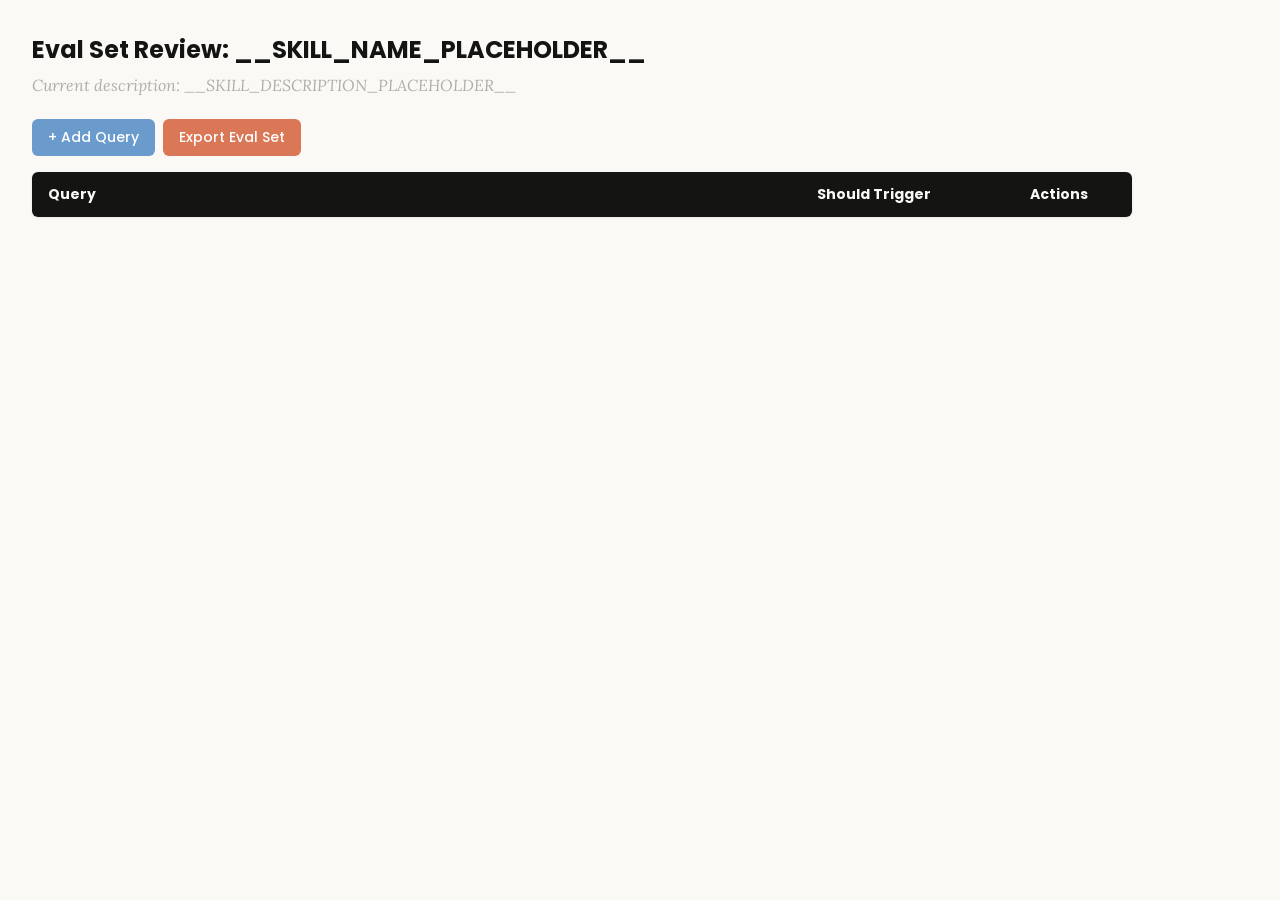
<file: claude-plugins-official-main/plugins/skill-creator/skills/skill-creator/assets/eval_review.html>
<!DOCTYPE html>
<html lang="en">
<head>
  <meta charset="UTF-8">
  <meta name="viewport" content="width=device-width, initial-scale=1.0">
  <title>Eval Set Review - __SKILL_NAME_PLACEHOLDER__</title>
  <link rel="preconnect" href="https://fonts.googleapis.com">
  <link rel="preconnect" href="https://fonts.gstatic.com" crossorigin>
  <link href="https://fonts.googleapis.com/css2?family=Poppins:wght@500;600&family=Lora:wght@400;500&display=swap" rel="stylesheet">
  <style>
    * { box-sizing: border-box; margin: 0; padding: 0; }
    body { font-family: 'Lora', Georgia, serif; background: #faf9f5; padding: 2rem; color: #141413; }
    h1 { font-family: 'Poppins', sans-serif; margin-bottom: 0.5rem; font-size: 1.5rem; }
    .description { color: #b0aea5; margin-bottom: 1.5rem; font-style: italic; max-width: 900px; }
    .controls { margin-bottom: 1rem; display: flex; gap: 0.5rem; }
    .btn { font-family: 'Poppins', sans-serif; padding: 0.5rem 1rem; border: none; border-radius: 6px; cursor: pointer; font-size: 0.875rem; font-weight: 500; }
    .btn-add { background: #6a9bcc; color: white; }
    .btn-add:hover { background: #5889b8; }
    .btn-export { background: #d97757; color: white; }
    .btn-export:hover { background: #c4613f; }
    table { width: 100%; max-width: 1100px; border-collapse: collapse; background: white; border-radius: 6px; overflow: hidden; box-shadow: 0 1px 3px rgba(0,0,0,0.08); }
    th { font-family: 'Poppins', sans-serif; background: #141413; color: #faf9f5; padding: 0.75rem 1rem; text-align: left; font-size: 0.875rem; }
    td { padding: 0.75rem 1rem; border-bottom: 1px solid #e8e6dc; vertical-align: top; }
    tr:nth-child(even) td { background: #faf9f5; }
    tr:hover td { background: #f3f1ea; }
    .section-header td { background: #e8e6dc; font-family: 'Poppins', sans-serif; font-weight: 500; font-size: 0.8rem; color: #141413; text-transform: uppercase; letter-spacing: 0.05em; }
    .query-input { width: 100%; padding: 0.4rem; border: 1px solid #e8e6dc; border-radius: 4px; font-size: 0.875rem; font-family: 'Lora', Georgia, serif; resize: vertical; min-height: 60px; }
    .query-input:focus { outline: none; border-color: #d97757; box-shadow: 0 0 0 2px rgba(217,119,87,0.15); }
    .toggle { position: relative; display: inline-block; width: 44px; height: 24px; }
    .toggle input { opacity: 0; width: 0; height: 0; }
    .toggle .slider { position: absolute; inset: 0; background: #b0aea5; border-radius: 24px; cursor: pointer; transition: 0.2s; }
    .toggle .slider::before { content: ""; position: absolute; width: 18px; height: 18px; left: 3px; bottom: 3px; background: white; border-radius: 50%; transition: 0.2s; }
    .toggle input:checked + .slider { background: #d97757; }
    .toggle input:checked + .slider::before { transform: translateX(20px); }
    .btn-delete { background: #c44; color: white; padding: 0.3rem 0.6rem; border: none; border-radius: 4px; cursor: pointer; font-size: 0.75rem; font-family: 'Poppins', sans-serif; }
    .btn-delete:hover { background: #a33; }
    .summary { margin-top: 1rem; color: #b0aea5; font-size: 0.875rem; }
  </style>
</head>
<body>
  <h1>Eval Set Review: <span id="skill-name">__SKILL_NAME_PLACEHOLDER__</span></h1>
  <p class="description">Current description: <span id="skill-desc">__SKILL_DESCRIPTION_PLACEHOLDER__</span></p>

  <div class="controls">
    <button class="btn btn-add" onclick="addRow()">+ Add Query</button>
    <button class="btn btn-export" onclick="exportEvalSet()">Export Eval Set</button>
  </div>

  <table>
    <thead>
      <tr>
        <th style="width:65%">Query</th>
        <th style="width:18%">Should Trigger</th>
        <th style="width:10%">Actions</th>
      </tr>
    </thead>
    <tbody id="eval-body"></tbody>
  </table>

  <p class="summary" id="summary"></p>

  <script>
    const EVAL_DATA = __EVAL_DATA_PLACEHOLDER__;

    let evalItems = [...EVAL_DATA];

    function render() {
      const tbody = document.getElementById('eval-body');
      tbody.innerHTML = '';

      // Sort: should-trigger first, then should-not-trigger
      const sorted = evalItems
        .map((item, origIdx) => ({ ...item, origIdx }))
        .sort((a, b) => (b.should_trigger ? 1 : 0) - (a.should_trigger ? 1 : 0));

      let lastGroup = null;
      sorted.forEach(item => {
        const group = item.should_trigger ? 'trigger' : 'no-trigger';
        if (group !== lastGroup) {
          const headerRow = document.createElement('tr');
          headerRow.className = 'section-header';
          headerRow.innerHTML = `<td colspan="3">${item.should_trigger ? 'Should Trigger' : 'Should NOT Trigger'}</td>`;
          tbody.appendChild(headerRow);
          lastGroup = group;
        }

        const idx = item.origIdx;
        const tr = document.createElement('tr');
        tr.innerHTML = `
          <td><textarea class="query-input" onchange="updateQuery(${idx}, this.value)">${escapeHtml(item.query)}</textarea></td>
          <td>
            <label class="toggle">
              <input type="checkbox" ${item.should_trigger ? 'checked' : ''} onchange="updateTrigger(${idx}, this.checked)">
              <span class="slider"></span>
            </label>
            <span style="margin-left:8px;font-size:0.8rem;color:#b0aea5">${item.should_trigger ? 'Yes' : 'No'}</span>
          </td>
          <td><button class="btn-delete" onclick="deleteRow(${idx})">Delete</button></td>
        `;
        tbody.appendChild(tr);
      });
      updateSummary();
    }

    function escapeHtml(text) {
      const div = document.createElement('div');
      div.textContent = text;
      return div.innerHTML;
    }

    function updateQuery(idx, value) { evalItems[idx].query = value; updateSummary(); }
    function updateTrigger(idx, value) { evalItems[idx].should_trigger = value; render(); }
    function deleteRow(idx) { evalItems.splice(idx, 1); render(); }

    function addRow() {
      evalItems.push({ query: '', should_trigger: true });
      render();
      const inputs = document.querySelectorAll('.query-input');
      inputs[inputs.length - 1].focus();
    }

    function updateSummary() {
      const trigger = evalItems.filter(i => i.should_trigger).length;
      const noTrigger = evalItems.filter(i => !i.should_trigger).length;
      document.getElementById('summary').textContent =
        `${evalItems.length} queries total: ${trigger} should trigger, ${noTrigger} should not trigger`;
    }

    function exportEvalSet() {
      const valid = evalItems.filter(i => i.query.trim() !== '');
      const data = valid.map(i => ({ query: i.query.trim(), should_trigger: i.should_trigger }));
      const blob = new Blob([JSON.stringify(data, null, 2)], { type: 'application/json' });
      const url = URL.createObjectURL(blob);
      const a = document.createElement('a');
      a.href = url;
      a.download = 'eval_set.json';
      document.body.appendChild(a);
      a.click();
      document.body.removeChild(a);
      URL.revokeObjectURL(url);
    }

    render();
  </script>
</body>
</html>
</file>
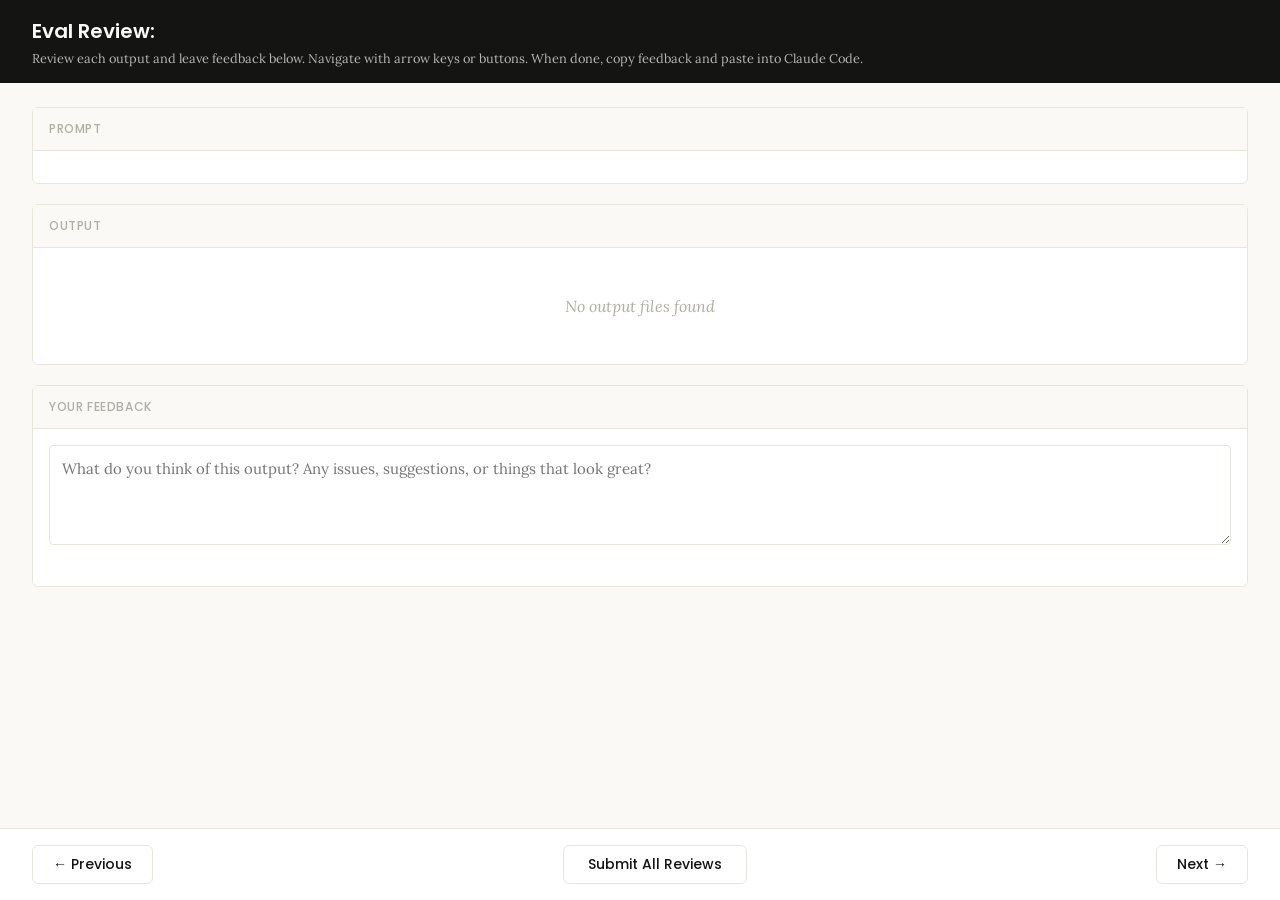
<file: claude-plugins-official-main/plugins/skill-creator/skills/skill-creator/eval-viewer/viewer.html>
<!DOCTYPE html>
<html lang="en">
<head>
  <meta charset="UTF-8">
  <meta name="viewport" content="width=device-width, initial-scale=1.0">
  <title>Eval Review</title>
  <link rel="preconnect" href="https://fonts.googleapis.com">
  <link rel="preconnect" href="https://fonts.gstatic.com" crossorigin>
  <link href="https://fonts.googleapis.com/css2?family=Poppins:wght@500;600&family=Lora:wght@400;500&display=swap" rel="stylesheet">
  <script src="https://cdn.sheetjs.com/xlsx-0.20.3/package/dist/xlsx.full.min.js" integrity="sha384-EnyY0/GSHQGSxSgMwaIPzSESbqoOLSexfnSMN2AP+39Ckmn92stwABZynq1JyzdT" crossorigin="anonymous"></script>
  <style>
    :root {
      --bg: #faf9f5;
      --surface: #ffffff;
      --border: #e8e6dc;
      --text: #141413;
      --text-muted: #b0aea5;
      --accent: #d97757;
      --accent-hover: #c4613f;
      --green: #788c5d;
      --green-bg: #eef2e8;
      --red: #c44;
      --red-bg: #fceaea;
      --header-bg: #141413;
      --header-text: #faf9f5;
      --radius: 6px;
    }

    * { box-sizing: border-box; margin: 0; padding: 0; }

    body {
      font-family: 'Lora', Georgia, serif;
      background: var(--bg);
      color: var(--text);
      height: 100vh;
      display: flex;
      flex-direction: column;
    }

    /* ---- Header ---- */
    .header {
      background: var(--header-bg);
      color: var(--header-text);
      padding: 1rem 2rem;
      display: flex;
      justify-content: space-between;
      align-items: center;
      flex-shrink: 0;
    }
    .header h1 {
      font-family: 'Poppins', sans-serif;
      font-size: 1.25rem;
      font-weight: 600;
    }
    .header .instructions {
      font-size: 0.8rem;
      opacity: 0.7;
      margin-top: 0.25rem;
    }
    .header .progress {
      font-size: 0.875rem;
      opacity: 0.8;
      text-align: right;
    }

    /* ---- Main content ---- */
    .main {
      flex: 1;
      overflow-y: auto;
      padding: 1.5rem 2rem;
      display: flex;
      flex-direction: column;
      gap: 1.25rem;
    }

    /* ---- Sections ---- */
    .section {
      background: var(--surface);
      border: 1px solid var(--border);
      border-radius: var(--radius);
      flex-shrink: 0;
    }
    .section-header {
      font-family: 'Poppins', sans-serif;
      padding: 0.75rem 1rem;
      font-size: 0.75rem;
      font-weight: 500;
      text-transform: uppercase;
      letter-spacing: 0.05em;
      color: var(--text-muted);
      border-bottom: 1px solid var(--border);
      background: var(--bg);
    }
    .section-body {
      padding: 1rem;
    }

    /* ---- Config badge ---- */
    .config-badge {
      display: inline-block;
      padding: 0.2rem 0.625rem;
      border-radius: 9999px;
      font-family: 'Poppins', sans-serif;
      font-size: 0.6875rem;
      font-weight: 600;
      text-transform: uppercase;
      letter-spacing: 0.03em;
      margin-left: 0.75rem;
      vertical-align: middle;
    }
    .config-badge.config-primary {
      background: rgba(33, 150, 243, 0.12);
      color: #1976d2;
    }
    .config-badge.config-baseline {
      background: rgba(255, 193, 7, 0.15);
      color: #f57f17;
    }

    /* ---- Prompt ---- */
    .prompt-text {
      white-space: pre-wrap;
      font-size: 0.9375rem;
      line-height: 1.6;
    }

    /* ---- Outputs ---- */
    .output-file {
      border: 1px solid var(--border);
      border-radius: var(--radius);
      overflow: hidden;
    }
    .output-file + .output-file {
      margin-top: 1rem;
    }
    .output-file-header {
      padding: 0.5rem 0.75rem;
      font-size: 0.8rem;
      font-weight: 600;
      color: var(--text-muted);
      background: var(--bg);
      border-bottom: 1px solid var(--border);
      font-family: 'SF Mono', SFMono-Regular, Consolas, 'Liberation Mono', Menlo, monospace;
      display: flex;
      justify-content: space-between;
      align-items: center;
    }
    .output-file-header .dl-btn {
      font-size: 0.7rem;
      color: var(--accent);
      text-decoration: none;
      cursor: pointer;
      font-family: -apple-system, BlinkMacSystemFont, 'Segoe UI', sans-serif;
      font-weight: 500;
      opacity: 0.8;
    }
    .output-file-header .dl-btn:hover {
      opacity: 1;
      text-decoration: underline;
    }
    .output-file-content {
      padding: 0.75rem;
      overflow-x: auto;
    }
    .output-file-content pre {
      font-size: 0.8125rem;
      line-height: 1.5;
      white-space: pre-wrap;
      word-break: break-word;
      font-family: 'SF Mono', SFMono-Regular, Consolas, 'Liberation Mono', Menlo, monospace;
    }
    .output-file-content img {
      max-width: 100%;
      height: auto;
      border-radius: 4px;
    }
    .output-file-content iframe {
      width: 100%;
      height: 600px;
      border: none;
    }
    .output-file-content table {
      border-collapse: collapse;
      font-size: 0.8125rem;
      width: 100%;
    }
    .output-file-content table td,
    .output-file-content table th {
      border: 1px solid var(--border);
      padding: 0.375rem 0.5rem;
      text-align: left;
    }
    .output-file-content table th {
      background: var(--bg);
      font-weight: 600;
    }
    .output-file-content .download-link {
      display: inline-flex;
      align-items: center;
      gap: 0.5rem;
      padding: 0.5rem 1rem;
      background: var(--bg);
      border: 1px solid var(--border);
      border-radius: 4px;
      color: var(--accent);
      text-decoration: none;
      font-size: 0.875rem;
      cursor: pointer;
    }
    .output-file-content .download-link:hover {
      background: var(--border);
    }
    .empty-state {
      color: var(--text-muted);
      font-style: italic;
      padding: 2rem;
      text-align: center;
    }

    /* ---- Feedback ---- */
    .prev-feedback {
      background: var(--bg);
      border: 1px solid var(--border);
      border-radius: 4px;
      padding: 0.625rem 0.75rem;
      margin-top: 0.75rem;
      font-size: 0.8125rem;
      color: var(--text-muted);
      line-height: 1.5;
    }
    .prev-feedback-label {
      font-size: 0.7rem;
      font-weight: 600;
      text-transform: uppercase;
      letter-spacing: 0.04em;
      margin-bottom: 0.25rem;
      color: var(--text-muted);
    }
    .feedback-textarea {
      width: 100%;
      min-height: 100px;
      padding: 0.75rem;
      border: 1px solid var(--border);
      border-radius: 4px;
      font-family: inherit;
      font-size: 0.9375rem;
      line-height: 1.5;
      resize: vertical;
      color: var(--text);
    }
    .feedback-textarea:focus {
      outline: none;
      border-color: var(--accent);
      box-shadow: 0 0 0 3px rgba(37, 99, 235, 0.1);
    }
    .feedback-status {
      font-size: 0.75rem;
      color: var(--text-muted);
      margin-top: 0.5rem;
      min-height: 1.1em;
    }

    /* ---- Grades (collapsible) ---- */
    .grades-toggle {
      display: flex;
      align-items: center;
      cursor: pointer;
      user-select: none;
    }
    .grades-toggle:hover {
      color: var(--accent);
    }
    .grades-toggle .arrow {
      margin-right: 0.5rem;
      transition: transform 0.15s;
      font-size: 0.75rem;
    }
    .grades-toggle .arrow.open {
      transform: rotate(90deg);
    }
    .grades-content {
      display: none;
      margin-top: 0.75rem;
    }
    .grades-content.open {
      display: block;
    }
    .grades-summary {
      font-size: 0.875rem;
      margin-bottom: 0.75rem;
      display: flex;
      align-items: center;
      gap: 0.5rem;
    }
    .grade-badge {
      display: inline-block;
      padding: 0.125rem 0.5rem;
      border-radius: 9999px;
      font-size: 0.75rem;
      font-weight: 600;
    }
    .grade-pass { background: var(--green-bg); color: var(--green); }
    .grade-fail { background: var(--red-bg); color: var(--red); }
    .assertion-list {
      list-style: none;
    }
    .assertion-item {
      padding: 0.625rem 0;
      border-bottom: 1px solid var(--border);
      font-size: 0.8125rem;
    }
    .assertion-item:last-child { border-bottom: none; }
    .assertion-status {
      font-weight: 600;
      margin-right: 0.5rem;
    }
    .assertion-status.pass { color: var(--green); }
    .assertion-status.fail { color: var(--red); }
    .assertion-evidence {
      color: var(--text-muted);
      font-size: 0.75rem;
      margin-top: 0.25rem;
      padding-left: 1.5rem;
    }

    /* ---- View tabs ---- */
    .view-tabs {
      display: flex;
      gap: 0;
      padding: 0 2rem;
      background: var(--bg);
      border-bottom: 1px solid var(--border);
      flex-shrink: 0;
    }
    .view-tab {
      font-family: 'Poppins', sans-serif;
      padding: 0.625rem 1.25rem;
      font-size: 0.8125rem;
      font-weight: 500;
      cursor: pointer;
      border: none;
      background: none;
      color: var(--text-muted);
      border-bottom: 2px solid transparent;
      transition: all 0.15s;
    }
    .view-tab:hover { color: var(--text); }
    .view-tab.active {
      color: var(--accent);
      border-bottom-color: var(--accent);
    }
    .view-panel { display: none; }
    .view-panel.active { display: flex; flex-direction: column; flex: 1; overflow: hidden; }

    /* ---- Benchmark view ---- */
    .benchmark-view {
      padding: 1.5rem 2rem;
      overflow-y: auto;
      flex: 1;
    }
    .benchmark-table {
      border-collapse: collapse;
      background: var(--surface);
      border: 1px solid var(--border);
      border-radius: var(--radius);
      font-size: 0.8125rem;
      width: 100%;
      margin-bottom: 1.5rem;
    }
    .benchmark-table th, .benchmark-table td {
      padding: 0.625rem 0.75rem;
      text-align: left;
      border: 1px solid var(--border);
    }
    .benchmark-table th {
      font-family: 'Poppins', sans-serif;
      background: var(--header-bg);
      color: var(--header-text);
      font-weight: 500;
      font-size: 0.75rem;
      text-transform: uppercase;
      letter-spacing: 0.04em;
    }
    .benchmark-table tr:hover { background: var(--bg); }
    .benchmark-table tr.benchmark-row-with { background: rgba(33, 150, 243, 0.06); }
    .benchmark-table tr.benchmark-row-without { background: rgba(255, 193, 7, 0.06); }
    .benchmark-table tr.benchmark-row-with:hover { background: rgba(33, 150, 243, 0.12); }
    .benchmark-table tr.benchmark-row-without:hover { background: rgba(255, 193, 7, 0.12); }
    .benchmark-table tr.benchmark-row-avg { font-weight: 600; border-top: 2px solid var(--border); }
    .benchmark-table tr.benchmark-row-avg.benchmark-row-with { background: rgba(33, 150, 243, 0.12); }
    .benchmark-table tr.benchmark-row-avg.benchmark-row-without { background: rgba(255, 193, 7, 0.12); }
    .benchmark-delta-positive { color: var(--green); font-weight: 600; }
    .benchmark-delta-negative { color: var(--red); font-weight: 600; }
    .benchmark-notes {
      background: var(--surface);
      border: 1px solid var(--border);
      border-radius: var(--radius);
      padding: 1rem;
    }
    .benchmark-notes h3 {
      font-family: 'Poppins', sans-serif;
      font-size: 0.875rem;
      margin-bottom: 0.75rem;
    }
    .benchmark-notes ul {
      list-style: disc;
      padding-left: 1.25rem;
    }
    .benchmark-notes li {
      font-size: 0.8125rem;
      line-height: 1.6;
      margin-bottom: 0.375rem;
    }
    .benchmark-empty {
      color: var(--text-muted);
      font-style: italic;
      text-align: center;
      padding: 3rem;
    }

    /* ---- Navigation ---- */
    .nav {
      display: flex;
      justify-content: space-between;
      align-items: center;
      padding: 1rem 2rem;
      border-top: 1px solid var(--border);
      background: var(--surface);
      flex-shrink: 0;
    }
    .nav-btn {
      font-family: 'Poppins', sans-serif;
      padding: 0.5rem 1.25rem;
      border: 1px solid var(--border);
      border-radius: var(--radius);
      background: var(--surface);
      cursor: pointer;
      font-size: 0.875rem;
      font-weight: 500;
      color: var(--text);
      transition: all 0.15s;
    }
    .nav-btn:hover:not(:disabled) {
      background: var(--bg);
      border-color: var(--text-muted);
    }
    .nav-btn:disabled {
      opacity: 0.4;
      cursor: not-allowed;
    }
    .done-btn {
      font-family: 'Poppins', sans-serif;
      padding: 0.5rem 1.5rem;
      border: 1px solid var(--border);
      border-radius: var(--radius);
      background: var(--surface);
      color: var(--text);
      cursor: pointer;
      font-size: 0.875rem;
      font-weight: 500;
      transition: all 0.15s;
    }
    .done-btn:hover {
      background: var(--bg);
      border-color: var(--text-muted);
    }
    .done-btn.ready {
      border: none;
      background: var(--accent);
      color: white;
      font-weight: 600;
    }
    .done-btn.ready:hover {
      background: var(--accent-hover);
    }
    /* ---- Done overlay ---- */
    .done-overlay {
      display: none;
      position: fixed;
      inset: 0;
      background: rgba(0, 0, 0, 0.5);
      z-index: 100;
      justify-content: center;
      align-items: center;
    }
    .done-overlay.visible {
      display: flex;
    }
    .done-card {
      background: var(--surface);
      border-radius: 12px;
      padding: 2rem 3rem;
      text-align: center;
      box-shadow: 0 20px 60px rgba(0, 0, 0, 0.3);
      max-width: 500px;
    }
    .done-card h2 {
      font-size: 1.5rem;
      margin-bottom: 0.5rem;
    }
    .done-card p {
      color: var(--text-muted);
      margin-bottom: 1.5rem;
      line-height: 1.5;
    }
    .done-card .btn-row {
      display: flex;
      gap: 0.5rem;
      justify-content: center;
    }
    .done-card button {
      padding: 0.5rem 1.25rem;
      border: 1px solid var(--border);
      border-radius: var(--radius);
      background: var(--surface);
      cursor: pointer;
      font-size: 0.875rem;
    }
    .done-card button:hover {
      background: var(--bg);
    }
    /* ---- Toast ---- */
    .toast {
      position: fixed;
      bottom: 5rem;
      left: 50%;
      transform: translateX(-50%);
      background: var(--header-bg);
      color: var(--header-text);
      padding: 0.625rem 1.25rem;
      border-radius: var(--radius);
      font-size: 0.875rem;
      opacity: 0;
      transition: opacity 0.3s;
      pointer-events: none;
      z-index: 200;
    }
    .toast.visible {
      opacity: 1;
    }
  </style>
</head>
<body>
  <div id="app" style="height:100vh; display:flex; flex-direction:column;">
    <div class="header">
      <div>
        <h1>Eval Review: <span id="skill-name"></span></h1>
        <div class="instructions">Review each output and leave feedback below. Navigate with arrow keys or buttons. When done, copy feedback and paste into Claude Code.</div>
      </div>
      <div class="progress" id="progress"></div>
    </div>

    <!-- View tabs (only shown when benchmark data exists) -->
    <div class="view-tabs" id="view-tabs" style="display:none;">
      <button class="view-tab active" onclick="switchView('outputs')">Outputs</button>
      <button class="view-tab" onclick="switchView('benchmark')">Benchmark</button>
    </div>

    <!-- Outputs panel (qualitative review) -->
    <div class="view-panel active" id="panel-outputs">
    <div class="main">
      <!-- Prompt -->
      <div class="section">
        <div class="section-header">Prompt <span class="config-badge" id="config-badge" style="display:none;"></span></div>
        <div class="section-body">
          <div class="prompt-text" id="prompt-text"></div>
        </div>
      </div>

      <!-- Outputs -->
      <div class="section">
        <div class="section-header">Output</div>
        <div class="section-body" id="outputs-body">
          <div class="empty-state">No output files found</div>
        </div>
      </div>

      <!-- Previous Output (collapsible) -->
      <div class="section" id="prev-outputs-section" style="display:none;">
        <div class="section-header">
          <div class="grades-toggle" onclick="togglePrevOutputs()">
            <span class="arrow" id="prev-outputs-arrow">&#9654;</span>
            Previous Output
          </div>
        </div>
        <div class="grades-content" id="prev-outputs-content"></div>
      </div>

      <!-- Grades (collapsible) -->
      <div class="section" id="grades-section" style="display:none;">
        <div class="section-header">
          <div class="grades-toggle" onclick="toggleGrades()">
            <span class="arrow" id="grades-arrow">&#9654;</span>
            Formal Grades
          </div>
        </div>
        <div class="grades-content" id="grades-content"></div>
      </div>

      <!-- Feedback -->
      <div class="section">
        <div class="section-header">Your Feedback</div>
        <div class="section-body">
          <textarea
            class="feedback-textarea"
            id="feedback"
            placeholder="What do you think of this output? Any issues, suggestions, or things that look great?"
          ></textarea>
          <div class="feedback-status" id="feedback-status"></div>
          <div class="prev-feedback" id="prev-feedback" style="display:none;">
            <div class="prev-feedback-label">Previous feedback</div>
            <div id="prev-feedback-text"></div>
          </div>
        </div>
      </div>
    </div>

    <div class="nav" id="outputs-nav">
      <button class="nav-btn" id="prev-btn" onclick="navigate(-1)">&#8592; Previous</button>
      <button class="done-btn" id="done-btn" onclick="showDoneDialog()">Submit All Reviews</button>
      <button class="nav-btn" id="next-btn" onclick="navigate(1)">Next &#8594;</button>
    </div>
    </div><!-- end panel-outputs -->

    <!-- Benchmark panel (quantitative stats) -->
    <div class="view-panel" id="panel-benchmark">
      <div class="benchmark-view" id="benchmark-content">
        <div class="benchmark-empty">No benchmark data available. Run a benchmark to see quantitative results here.</div>
      </div>
    </div>
  </div>

  <!-- Done overlay -->
  <div class="done-overlay" id="done-overlay">
    <div class="done-card">
      <h2>Review Complete</h2>
      <p>Your feedback has been saved. Go back to your Claude Code session and tell Claude you're done reviewing.</p>
      <div class="btn-row">
        <button onclick="closeDoneDialog()">OK</button>
      </div>
    </div>
  </div>

  <!-- Toast -->
  <div class="toast" id="toast"></div>

  <script>
    // ---- Embedded data (injected by generate_review.py) ----
    /*__EMBEDDED_DATA__*/

    // ---- State ----
    let feedbackMap = {};  // run_id -> feedback text
    let currentIndex = 0;
    let visitedRuns = new Set();

    // ---- Init ----
    async function init() {
      // Load saved feedback from server — but only if this isn't a fresh
      // iteration (indicated by previous_feedback being present). When
      // previous feedback exists, the feedback.json on disk is stale from
      // the prior iteration and should not pre-fill the textareas.
      const hasPrevious = Object.keys(EMBEDDED_DATA.previous_feedback || {}).length > 0
        || Object.keys(EMBEDDED_DATA.previous_outputs || {}).length > 0;
      if (!hasPrevious) {
        try {
          const resp = await fetch("/api/feedback");
          const data = await resp.json();
          if (data.reviews) {
            for (const r of data.reviews) feedbackMap[r.run_id] = r.feedback;
          }
        } catch { /* first run, no feedback yet */ }
      }

      document.getElementById("skill-name").textContent = EMBEDDED_DATA.skill_name;
      showRun(0);

      // Wire up feedback auto-save
      const textarea = document.getElementById("feedback");
      let saveTimeout = null;
      textarea.addEventListener("input", () => {
        clearTimeout(saveTimeout);
        document.getElementById("feedback-status").textContent = "";
        saveTimeout = setTimeout(() => saveCurrentFeedback(), 800);
      });
    }

    // ---- Navigation ----
    function navigate(delta) {
      const newIndex = currentIndex + delta;
      if (newIndex >= 0 && newIndex < EMBEDDED_DATA.runs.length) {
        saveCurrentFeedback();
        showRun(newIndex);
      }
    }

    function updateNavButtons() {
      document.getElementById("prev-btn").disabled = currentIndex === 0;
      document.getElementById("next-btn").disabled =
        currentIndex === EMBEDDED_DATA.runs.length - 1;
    }

    // ---- Show a run ----
    function showRun(index) {
      currentIndex = index;
      const run = EMBEDDED_DATA.runs[index];

      // Progress
      document.getElementById("progress").textContent =
        `${index + 1} of ${EMBEDDED_DATA.runs.length}`;

      // Prompt
      document.getElementById("prompt-text").textContent = run.prompt;

      // Config badge
      const badge = document.getElementById("config-badge");
      const configMatch = run.id.match(/(with_skill|without_skill|new_skill|old_skill)/);
      if (configMatch) {
        const config = configMatch[1];
        const isBaseline = config === "without_skill" || config === "old_skill";
        badge.textContent = config.replace(/_/g, " ");
        badge.className = "config-badge " + (isBaseline ? "config-baseline" : "config-primary");
        badge.style.display = "inline-block";
      } else {
        badge.style.display = "none";
      }

      // Outputs
      renderOutputs(run);

      // Previous outputs
      renderPrevOutputs(run);

      // Grades
      renderGrades(run);

      // Previous feedback
      const prevFb = (EMBEDDED_DATA.previous_feedback || {})[run.id];
      const prevEl = document.getElementById("prev-feedback");
      if (prevFb) {
        document.getElementById("prev-feedback-text").textContent = prevFb;
        prevEl.style.display = "block";
      } else {
        prevEl.style.display = "none";
      }

      // Feedback
      document.getElementById("feedback").value = feedbackMap[run.id] || "";
      document.getElementById("feedback-status").textContent = "";

      updateNavButtons();

      // Track visited runs and promote done button when all visited
      visitedRuns.add(index);
      const doneBtn = document.getElementById("done-btn");
      if (visitedRuns.size >= EMBEDDED_DATA.runs.length) {
        doneBtn.classList.add("ready");
      }

      // Scroll main content to top
      document.querySelector(".main").scrollTop = 0;
    }

    // ---- Render outputs ----
    function renderOutputs(run) {
      const container = document.getElementById("outputs-body");
      container.innerHTML = "";

      const outputs = run.outputs || [];
      if (outputs.length === 0) {
        container.innerHTML = '<div class="empty-state">No output files</div>';
        return;
      }

      for (const file of outputs) {
        const fileDiv = document.createElement("div");
        fileDiv.className = "output-file";

        // Always show file header with download link
        const header = document.createElement("div");
        header.className = "output-file-header";
        const nameSpan = document.createElement("span");
        nameSpan.textContent = file.name;
        header.appendChild(nameSpan);
        const dlBtn = document.createElement("a");
        dlBtn.className = "dl-btn";
        dlBtn.textContent = "Download";
        dlBtn.download = file.name;
        dlBtn.href = getDownloadUri(file);
        header.appendChild(dlBtn);
        fileDiv.appendChild(header);

        const content = document.createElement("div");
        content.className = "output-file-content";

        if (file.type === "text") {
          const pre = document.createElement("pre");
          pre.textContent = file.content;
          content.appendChild(pre);
        } else if (file.type === "image") {
          const img = document.createElement("img");
          img.src = file.data_uri;
          img.alt = file.name;
          content.appendChild(img);
        } else if (file.type === "pdf") {
          const iframe = document.createElement("iframe");
          iframe.src = file.data_uri;
          content.appendChild(iframe);
        } else if (file.type === "xlsx") {
          renderXlsx(content, file.data_b64);
        } else if (file.type === "binary") {
          const a = document.createElement("a");
          a.className = "download-link";
          a.href = file.data_uri;
          a.download = file.name;
          a.textContent = "Download " + file.name;
          content.appendChild(a);
        } else if (file.type === "error") {
          const pre = document.createElement("pre");
          pre.textContent = file.content;
          pre.style.color = "var(--red)";
          content.appendChild(pre);
        }

        fileDiv.appendChild(content);
        container.appendChild(fileDiv);
      }
    }

    // ---- XLSX rendering via SheetJS ----
    function renderXlsx(container, b64Data) {
      try {
        const raw = Uint8Array.from(atob(b64Data), c => c.charCodeAt(0));
        const wb = XLSX.read(raw, { type: "array" });

        for (let i = 0; i < wb.SheetNames.length; i++) {
          const sheetName = wb.SheetNames[i];
          const ws = wb.Sheets[sheetName];

          if (wb.SheetNames.length > 1) {
            const sheetLabel = document.createElement("div");
            sheetLabel.style.cssText =
              "font-weight:600; font-size:0.8rem; color:#b0aea5; margin-top:0.5rem; margin-bottom:0.25rem;";
            sheetLabel.textContent = "Sheet: " + sheetName;
            container.appendChild(sheetLabel);
          }

          const htmlStr = XLSX.utils.sheet_to_html(ws, { editable: false });
          const wrapper = document.createElement("div");
          wrapper.innerHTML = htmlStr;
          container.appendChild(wrapper);
        }
      } catch (err) {
        container.textContent = "Error rendering spreadsheet: " + err.message;
      }
    }

    // ---- Grades ----
    function renderGrades(run) {
      const section = document.getElementById("grades-section");
      const content = document.getElementById("grades-content");

      if (!run.grading) {
        section.style.display = "none";
        return;
      }

      const grading = run.grading;
      section.style.display = "block";
      // Reset to collapsed
      content.classList.remove("open");
      document.getElementById("grades-arrow").classList.remove("open");

      const summary = grading.summary || {};
      const expectations = grading.expectations || [];

      let html = '<div style="padding: 1rem;">';

      // Summary line
      const passRate = summary.pass_rate != null
        ? Math.round(summary.pass_rate * 100) + "%"
        : "?";
      const badgeClass = summary.pass_rate >= 0.8 ? "grade-pass" : summary.pass_rate >= 0.5 ? "" : "grade-fail";
      html += '<div class="grades-summary">';
      html += '<span class="grade-badge ' + badgeClass + '">' + passRate + '</span>';
      html += '<span>' + (summary.passed || 0) + ' passed, ' + (summary.failed || 0) + ' failed of ' + (summary.total || 0) + '</span>';
      html += '</div>';

      // Assertions list
      html += '<ul class="assertion-list">';
      for (const exp of expectations) {
        const statusClass = exp.passed ? "pass" : "fail";
        const statusIcon = exp.passed ? "\u2713" : "\u2717";
        html += '<li class="assertion-item">';
        html += '<span class="assertion-status ' + statusClass + '">' + statusIcon + '</span>';
        html += '<span>' + escapeHtml(exp.text) + '</span>';
        if (exp.evidence) {
          html += '<div class="assertion-evidence">' + escapeHtml(exp.evidence) + '</div>';
        }
        html += '</li>';
      }
      html += '</ul>';

      html += '</div>';
      content.innerHTML = html;
    }

    function toggleGrades() {
      const content = document.getElementById("grades-content");
      const arrow = document.getElementById("grades-arrow");
      content.classList.toggle("open");
      arrow.classList.toggle("open");
    }

    // ---- Previous outputs (collapsible) ----
    function renderPrevOutputs(run) {
      const section = document.getElementById("prev-outputs-section");
      const content = document.getElementById("prev-outputs-content");
      const prevOutputs = (EMBEDDED_DATA.previous_outputs || {})[run.id];

      if (!prevOutputs || prevOutputs.length === 0) {
        section.style.display = "none";
        return;
      }

      section.style.display = "block";
      // Reset to collapsed
      content.classList.remove("open");
      document.getElementById("prev-outputs-arrow").classList.remove("open");

      // Render the files into the content area
      content.innerHTML = "";
      const wrapper = document.createElement("div");
      wrapper.style.padding = "1rem";

      for (const file of prevOutputs) {
        const fileDiv = document.createElement("div");
        fileDiv.className = "output-file";

        const header = document.createElement("div");
        header.className = "output-file-header";
        const nameSpan = document.createElement("span");
        nameSpan.textContent = file.name;
        header.appendChild(nameSpan);
        const dlBtn = document.createElement("a");
        dlBtn.className = "dl-btn";
        dlBtn.textContent = "Download";
        dlBtn.download = file.name;
        dlBtn.href = getDownloadUri(file);
        header.appendChild(dlBtn);
        fileDiv.appendChild(header);

        const fc = document.createElement("div");
        fc.className = "output-file-content";

        if (file.type === "text") {
          const pre = document.createElement("pre");
          pre.textContent = file.content;
          fc.appendChild(pre);
        } else if (file.type === "image") {
          const img = document.createElement("img");
          img.src = file.data_uri;
          img.alt = file.name;
          fc.appendChild(img);
        } else if (file.type === "pdf") {
          const iframe = document.createElement("iframe");
          iframe.src = file.data_uri;
          fc.appendChild(iframe);
        } else if (file.type === "xlsx") {
          renderXlsx(fc, file.data_b64);
        } else if (file.type === "binary") {
          const a = document.createElement("a");
          a.className = "download-link";
          a.href = file.data_uri;
          a.download = file.name;
          a.textContent = "Download " + file.name;
          fc.appendChild(a);
        }

        fileDiv.appendChild(fc);
        wrapper.appendChild(fileDiv);
      }

      content.appendChild(wrapper);
    }

    function togglePrevOutputs() {
      const content = document.getElementById("prev-outputs-content");
      const arrow = document.getElementById("prev-outputs-arrow");
      content.classList.toggle("open");
      arrow.classList.toggle("open");
    }

    // ---- Feedback (saved to server -> feedback.json) ----
    function saveCurrentFeedback() {
      const run = EMBEDDED_DATA.runs[currentIndex];
      const text = document.getElementById("feedback").value;

      if (text.trim() === "") {
        delete feedbackMap[run.id];
      } else {
        feedbackMap[run.id] = text;
      }

      // Build reviews array from map
      const reviews = [];
      for (const [run_id, feedback] of Object.entries(feedbackMap)) {
        if (feedback.trim()) {
          reviews.push({ run_id, feedback, timestamp: new Date().toISOString() });
        }
      }

      fetch("/api/feedback", {
        method: "POST",
        headers: { "Content-Type": "application/json" },
        body: JSON.stringify({ reviews, status: "in_progress" }),
      }).then(() => {
        document.getElementById("feedback-status").textContent = "Saved";
      }).catch(() => {
        // Static mode or server unavailable — no-op on auto-save,
        // feedback will be downloaded on final submit
        document.getElementById("feedback-status").textContent = "Will download on submit";
      });
    }

    // ---- Done ----
    function showDoneDialog() {
      // Save current textarea to feedbackMap (but don't POST yet)
      const run = EMBEDDED_DATA.runs[currentIndex];
      const text = document.getElementById("feedback").value;
      if (text.trim() === "") {
        delete feedbackMap[run.id];
      } else {
        feedbackMap[run.id] = text;
      }

      // POST once with status: complete — include ALL runs so the model
      // can distinguish "no feedback" (looks good) from "not reviewed"
      const reviews = [];
      const ts = new Date().toISOString();
      for (const r of EMBEDDED_DATA.runs) {
        reviews.push({ run_id: r.id, feedback: feedbackMap[r.id] || "", timestamp: ts });
      }
      const payload = JSON.stringify({ reviews, status: "complete" }, null, 2);
      fetch("/api/feedback", {
        method: "POST",
        headers: { "Content-Type": "application/json" },
        body: payload,
      }).then(() => {
        document.getElementById("done-overlay").classList.add("visible");
      }).catch(() => {
        // Server not available (static mode) — download as file
        const blob = new Blob([payload], { type: "application/json" });
        const url = URL.createObjectURL(blob);
        const a = document.createElement("a");
        a.href = url;
        a.download = "feedback.json";
        a.click();
        URL.revokeObjectURL(url);
        document.getElementById("done-overlay").classList.add("visible");
      });
    }

    function closeDoneDialog() {
      // Reset status back to in_progress
      saveCurrentFeedback();
      document.getElementById("done-overlay").classList.remove("visible");
    }

    // ---- Toast ----
    function showToast(message) {
      const toast = document.getElementById("toast");
      toast.textContent = message;
      toast.classList.add("visible");
      setTimeout(() => toast.classList.remove("visible"), 2000);
    }

    // ---- Keyboard nav ----
    document.addEventListener("keydown", (e) => {
      // Don't capture when typing in textarea
      if (e.target.tagName === "TEXTAREA") return;

      if (e.key === "ArrowLeft" || e.key === "ArrowUp") {
        e.preventDefault();
        navigate(-1);
      } else if (e.key === "ArrowRight" || e.key === "ArrowDown") {
        e.preventDefault();
        navigate(1);
      }
    });

    // ---- Util ----
    function getDownloadUri(file) {
      if (file.data_uri) return file.data_uri;
      if (file.data_b64) return "data:application/octet-stream;base64," + file.data_b64;
      if (file.type === "text") return "data:text/plain;charset=utf-8," + encodeURIComponent(file.content);
      return "#";
    }

    function escapeHtml(text) {
      const div = document.createElement("div");
      div.textContent = text;
      return div.innerHTML;
    }

    // ---- View switching ----
    function switchView(view) {
      document.querySelectorAll(".view-tab").forEach(t => t.classList.remove("active"));
      document.querySelectorAll(".view-panel").forEach(p => p.classList.remove("active"));
      document.querySelector(`[onclick="switchView('${view}')"]`).classList.add("active");
      document.getElementById("panel-" + view).classList.add("active");
    }

    // ---- Benchmark rendering ----
    function renderBenchmark() {
      const data = EMBEDDED_DATA.benchmark;
      if (!data) return;

      // Show the tabs
      document.getElementById("view-tabs").style.display = "flex";

      const container = document.getElementById("benchmark-content");
      const summary = data.run_summary || {};
      const metadata = data.metadata || {};
      const notes = data.notes || [];

      let html = "";

      // Header
      html += "<h2 style='font-family: Poppins, sans-serif; margin-bottom: 0.5rem;'>Benchmark Results</h2>";
      html += "<p style='color: var(--text-muted); font-size: 0.875rem; margin-bottom: 1.25rem;'>";
      if (metadata.skill_name) html += "<strong>" + escapeHtml(metadata.skill_name) + "</strong> &mdash; ";
      if (metadata.timestamp) html += metadata.timestamp + " &mdash; ";
      if (metadata.evals_run) html += "Evals: " + metadata.evals_run.join(", ") + " &mdash; ";
      html += (metadata.runs_per_configuration || "?") + " runs per configuration";
      html += "</p>";

      // Summary table
      html += '<table class="benchmark-table">';

      function fmtStat(stat, pct) {
        if (!stat) return "—";
        const suffix = pct ? "%" : "";
        const m = pct ? (stat.mean * 100).toFixed(0) : stat.mean.toFixed(1);
        const s = pct ? (stat.stddev * 100).toFixed(0) : stat.stddev.toFixed(1);
        return m + suffix + " ± " + s + suffix;
      }

      function deltaClass(val) {
        if (!val) return "";
        const n = parseFloat(val);
        if (n > 0) return "benchmark-delta-positive";
        if (n < 0) return "benchmark-delta-negative";
        return "";
      }

      // Discover config names dynamically (everything except "delta")
      const configs = Object.keys(summary).filter(k => k !== "delta");
      const configA = configs[0] || "config_a";
      const configB = configs[1] || "config_b";
      const labelA = configA.replace(/_/g, " ").replace(/\b\w/g, c => c.toUpperCase());
      const labelB = configB.replace(/_/g, " ").replace(/\b\w/g, c => c.toUpperCase());
      const a = summary[configA] || {};
      const b = summary[configB] || {};
      const delta = summary.delta || {};

      html += "<thead><tr><th>Metric</th><th>" + escapeHtml(labelA) + "</th><th>" + escapeHtml(labelB) + "</th><th>Delta</th></tr></thead>";
      html += "<tbody>";

      html += "<tr><td><strong>Pass Rate</strong></td>";
      html += "<td>" + fmtStat(a.pass_rate, true) + "</td>";
      html += "<td>" + fmtStat(b.pass_rate, true) + "</td>";
      html += '<td class="' + deltaClass(delta.pass_rate) + '">' + (delta.pass_rate || "—") + "</td></tr>";

      // Time (only show row if data exists)
      if (a.time_seconds || b.time_seconds) {
        html += "<tr><td><strong>Time (s)</strong></td>";
        html += "<td>" + fmtStat(a.time_seconds, false) + "</td>";
        html += "<td>" + fmtStat(b.time_seconds, false) + "</td>";
        html += '<td class="' + deltaClass(delta.time_seconds) + '">' + (delta.time_seconds ? delta.time_seconds + "s" : "—") + "</td></tr>";
      }

      // Tokens (only show row if data exists)
      if (a.tokens || b.tokens) {
        html += "<tr><td><strong>Tokens</strong></td>";
        html += "<td>" + fmtStat(a.tokens, false) + "</td>";
        html += "<td>" + fmtStat(b.tokens, false) + "</td>";
        html += '<td class="' + deltaClass(delta.tokens) + '">' + (delta.tokens || "—") + "</td></tr>";
      }

      html += "</tbody></table>";

      // Per-eval breakdown (if runs data available)
      const runs = data.runs || [];
      if (runs.length > 0) {
        const evalIds = [...new Set(runs.map(r => r.eval_id))].sort((a, b) => a - b);

        html += "<h3 style='font-family: Poppins, sans-serif; margin-bottom: 0.75rem;'>Per-Eval Breakdown</h3>";

        const hasTime = runs.some(r => r.result && r.result.time_seconds != null);
        const hasErrors = runs.some(r => r.result && r.result.errors > 0);

        for (const evalId of evalIds) {
          const evalRuns = runs.filter(r => r.eval_id === evalId);
          const evalName = evalRuns[0] && evalRuns[0].eval_name ? evalRuns[0].eval_name : "Eval " + evalId;

          html += "<h4 style='font-family: Poppins, sans-serif; margin: 1rem 0 0.5rem; color: var(--text);'>" + escapeHtml(evalName) + "</h4>";
          html += '<table class="benchmark-table">';
          html += "<thead><tr><th>Config</th><th>Run</th><th>Pass Rate</th>";
          if (hasTime) html += "<th>Time (s)</th>";
          if (hasErrors) html += "<th>Crashes During Execution</th>";
          html += "</tr></thead>";
          html += "<tbody>";

          // Group by config and render with average rows
          const configGroups = [...new Set(evalRuns.map(r => r.configuration))];
          for (let ci = 0; ci < configGroups.length; ci++) {
            const config = configGroups[ci];
            const configRuns = evalRuns.filter(r => r.configuration === config);
            if (configRuns.length === 0) continue;

            const rowClass = ci === 0 ? "benchmark-row-with" : "benchmark-row-without";
            const configLabel = config.replace(/_/g, " ").replace(/\b\w/g, c => c.toUpperCase());

            for (const run of configRuns) {
              const r = run.result || {};
              const prClass = r.pass_rate >= 0.8 ? "benchmark-delta-positive" : r.pass_rate < 0.5 ? "benchmark-delta-negative" : "";
              html += '<tr class="' + rowClass + '">';
              html += "<td>" + configLabel + "</td>";
              html += "<td>" + run.run_number + "</td>";
              html += '<td class="' + prClass + '">' + ((r.pass_rate || 0) * 100).toFixed(0) + "% (" + (r.passed || 0) + "/" + (r.total || 0) + ")</td>";
              if (hasTime) html += "<td>" + (r.time_seconds != null ? r.time_seconds.toFixed(1) : "—") + "</td>";
              if (hasErrors) html += "<td>" + (r.errors || 0) + "</td>";
              html += "</tr>";
            }

            // Average row
            const rates = configRuns.map(r => (r.result || {}).pass_rate || 0);
            const avgRate = rates.reduce((a, b) => a + b, 0) / rates.length;
            const avgPrClass = avgRate >= 0.8 ? "benchmark-delta-positive" : avgRate < 0.5 ? "benchmark-delta-negative" : "";
            html += '<tr class="benchmark-row-avg ' + rowClass + '">';
            html += "<td>" + configLabel + "</td>";
            html += "<td>Avg</td>";
            html += '<td class="' + avgPrClass + '">' + (avgRate * 100).toFixed(0) + "%</td>";
            if (hasTime) {
              const times = configRuns.map(r => (r.result || {}).time_seconds).filter(t => t != null);
              html += "<td>" + (times.length ? (times.reduce((a, b) => a + b, 0) / times.length).toFixed(1) : "—") + "</td>";
            }
            if (hasErrors) html += "<td></td>";
            html += "</tr>";
          }
          html += "</tbody></table>";

          // Per-assertion detail for this eval
          const runsWithExpectations = {};
          for (const config of configGroups) {
            runsWithExpectations[config] = evalRuns.filter(r => r.configuration === config && r.expectations && r.expectations.length > 0);
          }
          const hasAnyExpectations = Object.values(runsWithExpectations).some(runs => runs.length > 0);
          if (hasAnyExpectations) {
            // Collect all unique assertion texts across all configs
            const allAssertions = [];
            const seen = new Set();
            for (const config of configGroups) {
              for (const run of runsWithExpectations[config]) {
                for (const exp of (run.expectations || [])) {
                  if (!seen.has(exp.text)) {
                    seen.add(exp.text);
                    allAssertions.push(exp.text);
                  }
                }
              }
            }

            html += '<table class="benchmark-table" style="margin-top: 0.5rem;">';
            html += "<thead><tr><th>Assertion</th>";
            for (const config of configGroups) {
              const label = config.replace(/_/g, " ").replace(/\b\w/g, c => c.toUpperCase());
              html += "<th>" + escapeHtml(label) + "</th>";
            }
            html += "</tr></thead><tbody>";

            for (const assertionText of allAssertions) {
              html += "<tr><td>" + escapeHtml(assertionText) + "</td>";

              for (const config of configGroups) {
                html += "<td>";
                for (const run of runsWithExpectations[config]) {
                  const exp = (run.expectations || []).find(e => e.text === assertionText);
                  if (exp) {
                    const cls = exp.passed ? "benchmark-delta-positive" : "benchmark-delta-negative";
                    const icon = exp.passed ? "\u2713" : "\u2717";
                    html += '<span class="' + cls + '" title="Run ' + run.run_number + ': ' + escapeHtml(exp.evidence || "") + '">' + icon + "</span> ";
                  } else {
                    html += "— ";
                  }
                }
                html += "</td>";
              }
              html += "</tr>";
            }
            html += "</tbody></table>";
          }
        }
      }

      // Notes
      if (notes.length > 0) {
        html += '<div class="benchmark-notes">';
        html += "<h3>Analysis Notes</h3>";
        html += "<ul>";
        for (const note of notes) {
          html += "<li>" + escapeHtml(note) + "</li>";
        }
        html += "</ul></div>";
      }

      container.innerHTML = html;
    }

    // ---- Start ----
    init();
    renderBenchmark();
  </script>
</body>
</html>
</file>
<file: random-token/styles.css>
/* ============================================
   RANDOM TOKEN - 企业官网样式表
   Design Direction: Luxury/Refined
   ============================================ */

/* CSS Variables */
:root {
  --color-primary: #0d1117;
  --color-accent: #c9a96e;
  --color-accent-light: #dfc289;
  --color-bg: #fafafa;
  --color-bg-alt: #f5f3f0;
  --color-text: #2d3436;
  --color-text-muted: #8b9aab;
  --color-border: #e2ddd5;
  --font-heading: 'Playfair Display', Georgia, serif;
  --font-body: 'Source Sans Pro', 'Noto Sans SC', sans-serif;
  --transition-smooth: all 0.4s cubic-bezier(0.25, 0.46, 0.45, 0.94);
}

/* Reset & Base */
*, *::before, *::after {
  margin: 0;
  padding: 0;
  box-sizing: border-box;
}

html {
  scroll-behavior: smooth;
  font-size: 16px;
}

body {
  font-family: var(--font-body);
  color: var(--color-text);
  background: var(--color-bg);
  line-height: 1.7;
  overflow-x: hidden;
  -webkit-font-smoothing: antialiased;
}

a {
  text-decoration: none;
  color: inherit;
  transition: var(--transition-smooth);
}

img {
  max-width: 100%;
  display: block;
}

/* ============================================
   NAVIGATION
   ============================================ */
.navbar {
  position: fixed;
  top: 0;
  left: 0;
  right: 0;
  z-index: 1000;
  padding: 1.25rem 3rem;
  display: flex;
  justify-content: space-between;
  align-items: center;
  transition: var(--transition-smooth);
  background: transparent;
}

.navbar.scrolled {
  background: rgba(13, 17, 23, 0.97);
  backdrop-filter: blur(20px);
  padding: 1rem 3rem;
  box-shadow: 0 4px 30px rgba(0, 0, 0, 0.15);
}

.nav-logo {
  display: flex;
  align-items: center;
  gap: 0.75rem;
  font-family: var(--font-heading);
  font-size: 1.5rem;
  font-weight: 700;
  color: #fff;
  letter-spacing: 2px;
}

.nav-logo-icon {
  width: 42px;
  height: 42px;
  background: linear-gradient(135deg, var(--color-accent), var(--color-accent-light));
  border-radius: 10px;
  display: flex;
  align-items: center;
  justify-content: center;
  font-weight: 900;
  font-size: 1.1rem;
  color: var(--color-primary);
}

.nav-links {
  display: flex;
  list-style: none;
  gap: 2.5rem;
  align-items: center;
}

.nav-links a {
  color: rgba(255, 255, 255, 0.8);
  font-size: 0.95rem;
  font-weight: 500;
  letter-spacing: 0.5px;
  position: relative;
  padding: 0.3rem 0;
}

.nav-links a::after {
  content: '';
  position: absolute;
  bottom: 0;
  left: 0;
  width: 0;
  height: 2px;
  background: var(--color-accent);
  transition: width 0.3s ease;
}

.nav-links a:hover,
.nav-links a.active {
  color: #fff;
}

.nav-links a:hover::after,
.nav-links a.active::after {
  width: 100%;
}

.nav-cta {
  background: linear-gradient(135deg, var(--color-accent), var(--color-accent-light)) !important;
  color: var(--color-primary) !important;
  padding: 0.7rem 1.8rem !important;
  border-radius: 50px;
  font-weight: 600 !important;
  letter-spacing: 0.5px !important;
}

.nav-cta::after {
  display: none !important;
}

.nav-cta:hover {
  transform: translateY(-2px);
  box-shadow: 0 8px 25px rgba(201, 169, 110, 0.35);
}

.mobile-toggle {
  display: none;
  flex-direction: column;
  gap: 5px;
  cursor: pointer;
  z-index: 1001;
}

.mobile-toggle span {
  width: 26px;
  height: 2px;
  background: #fff;
  transition: var(--transition-smooth);
  border-radius: 2px;
}

.mobile-toggle.active span:nth-child(1) {
  transform: rotate(45deg) translate(5px, 5px);
}

.mobile-toggle.active span:nth-child(2) {
  opacity: 0;
}

.mobile-toggle.active span:nth-child(3) {
  transform: rotate(-45deg) translate(5px, -5px);
}

/* Mobile Menu */
@media (max-width: 768px) {
  .mobile-toggle {
    display: flex;
  }

  .nav-links {
    position: fixed;
    top: 0;
    right: -100%;
    width: 280px;
    height: 100vh;
    background: rgba(13, 17, 23, 0.98);
    backdrop-filter: blur(20px);
    flex-direction: column;
    justify-content: center;
    align-items: center;
    gap: 2rem;
    transition: right 0.4s cubic-bezier(0.25, 0.46, 0.45, 0.94);
  }

  .nav-links.open {
    right: 0;
  }

  .navbar {
    padding: 1rem 1.5rem;
  }
}

/* ============================================
   HERO SECTION (首页)
   ============================================ */
.hero {
  min-height: 100vh;
  background: var(--color-primary);
  position: relative;
  display: flex;
  align-items: center;
  overflow: hidden;
  padding: 7rem 3rem 5rem;
}

.hero-bg-pattern {
  position: absolute;
  inset: 0;
  opacity: 0.06;
  background-image:
    radial-gradient(circle at 20% 50%, var(--color-accent) 1px, transparent 1px),
    radial-gradient(circle at 80% 20%, var(--color-accent) 1px, transparent 1px),
    radial-gradient(circle at 60% 80%, var(--color-accent) 1px, transparent 1px);
  background-size: 60px 60px, 80px 80px, 100px 100px;
}

.hero-geometric {
  position: absolute;
  border: 1px solid rgba(201, 169, 110, 0.12);
  border-radius: 20px;
}

.geo-1 {
  width: 400px;
  height: 400px;
  top: -100px;
  right: 10%;
  transform: rotate(15deg);
}

.geo-2 {
  width: 250px;
  height: 250px;
  bottom: 10%;
  right: 25%;
  transform: rotate(-20deg);
  border-color: rgba(201, 169, 110, 0.07);
}

.geo-3 {
  width: 180px;
  height: 180px;
  top: 30%;
  left: 5%;
  transform: rotate(35deg);
  border-color: rgba(201, 169, 110, 0.05);
}

.hero-glow {
  position: absolute;
  width: 600px;
  height: 600px;
  border-radius: 50%;
  background: radial-gradient(circle, rgba(201, 169, 110, 0.08), transparent 70%);
  top: 50%;
  right: -10%;
  transform: translateY(-50%);
  filter: blur(60px);
}

.hero-content {
  position: relative;
  z-index: 2;
  max-width: 720px;
}

.hero-badge {
  display: inline-flex;
  align-items: center;
  gap: 0.5rem;
  background: rgba(201, 169, 110, 0.12);
  border: 1px solid rgba(201, 169, 110, 0.25);
  padding: 0.5rem 1.2rem;
  border-radius: 50px;
  font-size: 0.85rem;
  color: var(--color-accent-light);
  letter-spacing: 1px;
  text-transform: uppercase;
  margin-bottom: 2rem;
  animation: fadeInUp 0.8s ease forwards;
}

.hero-badge i {
  font-size: 0.75rem;
}

.hero-title {
  font-family: var(--font-heading);
  font-size: clamp(2.8rem, 5.5vw, 4.5rem);
  font-weight: 700;
  color: #fff;
  line-height: 1.15;
  margin-bottom: 1.5rem;
  animation: fadeInUp 0.8s ease 0.15s forwards;
  opacity: 0;
}

.hero-title .accent {
  color: var(--color-accent);
  font-style: italic;
}

.hero-subtitle {
  font-size: 1.2rem;
  color: rgba(255, 255, 255, 0.65);
  line-height: 1.8;
  margin-bottom: 2.5rem;
  max-width: 540px;
  animation: fadeInUp 0.8s ease 0.3s forwards;
  opacity: 0;
}

.hero-actions {
  display: flex;
  gap: 1.2rem;
  flex-wrap: wrap;
  animation: fadeInUp 0.8s ease 0.45s forwards;
  opacity: 0;
}

.btn-primary {
  display: inline-flex;
  align-items: center;
  gap: 0.6rem;
  background: linear-gradient(135deg, var(--color-accent), var(--color-accent-light));
  color: var(--color-primary);
  padding: 1rem 2.2rem;
  border-radius: 50px;
  font-weight: 600;
  font-size: 1rem;
  letter-spacing: 0.3px;
  border: none;
  cursor: pointer;
  transition: var(--transition-smooth);
}

.btn-primary:hover {
  transform: translateY(-3px);
  box-shadow: 0 12px 35px rgba(201, 169, 110, 0.35);
}

.btn-secondary {
  display: inline-flex;
  align-items: center;
  gap: 0.6rem;
  background: transparent;
  color: #fff;
  padding: 1rem 2.2rem;
  border-radius: 50px;
  font-weight: 500;
  font-size: 1rem;
  border: 1px solid rgba(255, 255, 255, 0.25);
  cursor: pointer;
  transition: var(--transition-smooth);
}

.btn-secondary:hover {
  border-color: var(--color-accent);
  color: var(--color-accent);
  transform: translateY(-3px);
}

.hero-stats {
  display: flex;
  gap: 3rem;
  margin-top: 4rem;
  padding-top: 3rem;
  border-top: 1px solid rgba(255, 255, 255, 0.08);
  animation: fadeInUp 0.8s ease 0.6s forwards;
  opacity: 0;
}

.stat-item h4 {
  font-family: var(--font-heading);
  font-size: 2.2rem;
  color: var(--color-accent);
  font-weight: 700;
  margin-bottom: 0.2rem;
}

.stat-item p {
  font-size: 0.88rem;
  color: rgba(255, 255, 255, 0.5);
  letter-spacing: 0.5px;
}

/* Floating card on hero right */
.hero-visual {
  position: absolute;
  right: 5%;
  top: 50%;
  transform: translateY(-50%);
  z-index: 2;
}

.floating-card {
  background: rgba(255, 255, 255, 0.05);
  backdrop-filter: blur(20px);
  border: 1px solid rgba(255, 255, 255, 0.08);
  border-radius: 20px;
  padding: 2rem;
  width: 320px;
  animation: float 6s ease-in-out infinite;
}

.floating-card-header {
  display: flex;
  align-items: center;
  gap: 0.8rem;
  margin-bottom: 1.5rem;
  padding-bottom: 1rem;
  border-bottom: 1px solid rgba(255, 255, 255, 0.06);
}

.floating-card-icon {
  width: 44px;
  height: 44px;
  background: linear-gradient(135deg, var(--color-accent), var(--color-accent-light));
  border-radius: 12px;
  display: flex;
  align-items: center;
  justify-content: center;
  color: var(--color-primary);
  font-size: 1.1rem;
}

.floating-card-header span {
  color: #fff;
  font-weight: 600;
  font-size: 1rem;
}

.floating-card-row {
  display: flex;
  justify-content: space-between;
  align-items: center;
  padding: 0.6rem 0;
}

.floating-card-row label {
  color: rgba(255, 255, 255, 0.5);
  font-size: 0.88rem;
}

.floating-card-row span {
  color: #fff;
  font-weight: 600;
  font-size: 0.92rem;
}

.floating-card-row span.value-highlight {
  color: var(--color-accent);
}

@media (max-width: 1024px) {
  .hero-visual { display: none; }
  .hero-content { max-width: 100%; }
}

@media (max-width: 768px) {
  .hero { padding: 6rem 1.5rem 4rem; }
  .hero-stats { gap: 1.5rem; flex-wrap: wrap; }
  .stat-item h4 { font-size: 1.8rem; }
}

/* ============================================
   FEATURES SECTION (首页亮点)
   ============================================ */
.features-section {
  padding: 7rem 3rem;
  background: var(--color-bg);
  position: relative;
}

.section-label {
  display: inline-block;
  font-size: 0.82rem;
  font-weight: 600;
  color: var(--color-accent);
  letter-spacing: 3px;
  text-transform: uppercase;
  margin-bottom: 1rem;
  position: relative;
  padding-left: 40px;
}

.section-label::before {
  content: '';
  position: absolute;
  left: 0;
  top: 50%;
  width: 28px;
  height: 2px;
  background: var(--color-accent);
}

.section-header {
  max-width: 600px;
  margin-bottom: 4rem;
}

.section-title {
  font-family: var(--font-heading);
  font-size: clamp(2rem, 3.5vw, 2.8rem);
  font-weight: 700;
  color: var(--color-primary);
  line-height: 1.2;
  margin-bottom: 1rem;
}

.section-desc {
  font-size: 1.08rem;
  color: var(--color-text-muted);
  line-height: 1.8;
}

.features-grid {
  display: grid;
  grid-template-columns: repeat(3, 1fr);
  gap: 2rem;
}

.feature-card {
  background: #fff;
  border: 1px solid var(--color-border);
  border-radius: 16px;
  padding: 2.5rem 2rem;
  transition: var(--transition-smooth);
  position: relative;
  overflow: hidden;
}

.feature-card::before {
  content: '';
  position: absolute;
  top: 0;
  left: 0;
  right: 0;
  height: 3px;
  background: linear-gradient(90deg, var(--color-accent), var(--color-accent-light));
  transform: scaleX(0);
  transform-origin: left;
  transition: transform 0.4s ease;
}

.feature-card:hover {
  transform: translateY(-8px);
  box-shadow: 0 20px 50px rgba(0, 0, 0, 0.06);
  border-color: rgba(201, 169, 110, 0.2);
}

.feature-card:hover::before {
  transform: scaleX(1);
}

.feature-icon-wrap {
  width: 56px;
  height: 56px;
  background: linear-gradient(135deg, rgba(201, 169, 110, 0.1), rgba(201, 169, 110, 0.05));
  border-radius: 14px;
  display: flex;
  align-items: center;
  justify-content: center;
  margin-bottom: 1.5rem;
}

.feature-icon-wrap i {
  font-size: 1.4rem;
  color: var(--color-accent);
}

.feature-card h3 {
  font-family: var(--font-heading);
  font-size: 1.3rem;
  font-weight: 600;
  margin-bottom: 0.8rem;
  color: var(--color-primary);
}

.feature-card p {
  font-size: 0.96rem;
  color: var(--color-text-muted);
  line-height: 1.7;
}

@media (max-width: 1024px) {
  .features-grid { grid-template-columns: repeat(2, 1fr); }
}

@media (max-width: 640px) {
  .features-section { padding: 4rem 1.5rem; }
  .features-grid { grid-template-columns: 1fr; }
}

/* ============================================
   ABOUT SECTION (关于我们)
   ============================================ */
.about-section {
  padding: 7rem 3rem;
  background: var(--color-primary);
  position: relative;
  overflow: hidden;
}

.about-bg-decor {
  position: absolute;
  inset: 0;
  background:
    linear-gradient(135deg, rgba(201, 169, 110, 0.03) 0%, transparent 50%),
    linear-gradient(225deg, rgba(201, 169, 110, 0.02) 0%, transparent 50%);
}

.about-grid {
  display: grid;
  grid-template-columns: 1fr 1fr;
  gap: 5rem;
  align-items: center;
  position: relative;
  z-index: 2;
}

.about-visual {
  position: relative;
}

.about-image-frame {
  position: relative;
  border-radius: 20px;
  overflow: hidden;
}

.about-image-placeholder {
  width: 100%;
  aspect-ratio: 4/3;
  background: linear-gradient(135deg, #1a2332, #253040);
  display: flex;
  align-items: center;
  justify-content: center;
  border: 1px solid rgba(201, 169, 110, 0.1);
}

.about-image-placeholder i {
  font-size: 4rem;
  color: var(--color-accent);
  opacity: 0.5;
}

.about-floating-badge {
  position: absolute;
  bottom: -20px;
  right: -20px;
  background: linear-gradient(135deg, var(--color-accent), var(--color-accent-light));
  color: var(--color-primary);
  padding: 1.5rem 2rem;
  border-radius: 16px;
  box-shadow: 0 15px 40px rgba(0, 0, 0, 0.3);
}

.about-floating-badge h4 {
  font-family: var(--font-heading);
  font-size: 1.8rem;
  font-weight: 700;
  line-height: 1;
}

.about-floating-badge p {
  font-size: 0.85rem;
  font-weight: 500;
  opacity: 0.85;
}

.about-content .section-label {
  color: var(--color-accent-light);
}

.about-content .section-title {
  color: #fff;
  margin-bottom: 1.5rem;
}

.about-content .section-desc {
  color: rgba(255, 255, 255, 0.6);
  margin-bottom: 2rem;
  font-size: 1.04rem;
  line-height: 1.9;
}

.about-list {
  list-style: none;
  margin-bottom: 2.5rem;
}

.about-list li {
  display: flex;
  align-items: flex-start;
  gap: 1rem;
  padding: 0.8rem 0;
  color: rgba(255, 255, 255, 0.75);
  font-size: 1rem;
}

.about-list li i {
  color: var(--color-accent);
  margin-top: 3px;
  font-size: 0.9rem;
}

@media (max-width: 900px) {
  .about-grid { grid-template-columns: 1fr; gap: 3rem; }
  .about-visual { order: -1; }
  .about-section { padding: 5rem 1.5rem; }
}

/* ============================================
   PRODUCTS SECTION (产品服务)
   ============================================ */
.products-section {
  padding: 7rem 3rem;
  background: var(--color-bg-alt);
  position: relative;
}

.products-section .section-header {
  text-align: center;
  margin-left: auto;
  margin-right: auto;
}

.products-tabs {
  display: flex;
  justify-content: center;
  gap: 0.8rem;
  margin-bottom: 3.5rem;
  flex-wrap: wrap;
}

.product-tab-btn {
  padding: 0.7rem 1.8rem;
  border: 1px solid var(--color-border);
  background: #fff;
  border-radius: 50px;
  cursor: pointer;
  font-family: var(--font-body);
  font-size: 0.93rem;
  font-weight: 500;
  color: var(--color-text-muted);
  transition: var(--transition-smooth);
}

.product-tab-btn:hover,
.product-tab-btn.active {
  background: var(--color-primary);
  color: #fff;
  border-color: var(--color-primary);
}

.product-tab-btn.active {
  background: var(--color-primary);
}

.products-showcase {
  display: grid;
  grid-template-columns: repeat(2, 1fr);
  gap: 2rem;
}

.product-card {
  background: #fff;
  border-radius: 20px;
  overflow: hidden;
  border: 1px solid var(--color-border);
  transition: var(--transition-smooth);
  position: relative;
}

.product-card:hover {
  transform: translateY(-6px);
  box-shadow: 0 24px 55px rgba(0, 0, 0, 0.07);
}

.product-card-featured {
  grid-column: span 2;
  display: grid;
  grid-template-columns: 1fr 1fr;
}

.product-card-banner {
  padding: 2.5rem;
  background: var(--color-primary);
  position: relative;
  overflow: hidden;
  display: flex;
  flex-direction: column;
  justify-content: space-between;
  min-height: 260px;
}

.product-card-featured .product-card-banner {
  min-height: 320px;
}

.product-card-banner::before {
  content: '';
  position: absolute;
  top: -50%;
  right: -30%;
  width: 300px;
  height: 300px;
  border-radius: 50%;
  background: rgba(201, 169, 110, 0.06);
}

.product-tag {
  display: inline-flex;
  align-items: center;
  gap: 0.4rem;
  background: rgba(201, 169, 110, 0.15);
  color: var(--color-accent-light);
  padding: 0.35rem 0.9rem;
  border-radius: 50px;
  font-size: 0.78rem;
  font-weight: 600;
  letter-spacing: 0.5px;
  text-transform: uppercase;
  width: fit-content;
}

.product-card-banner h3 {
  font-family: var(--font-heading);
  font-size: 1.6rem;
  color: #fff;
  font-weight: 700;
  margin-top: 1rem;
  line-height: 1.3;
}

.product-card-featured .product-card-banner h3 {
  font-size: 1.9rem;
}

.product-card-body {
  padding: 2rem 2.5rem;
  display: flex;
  flex-direction: column;
  justify-content: space-between;
}

.product-card-body p {
  color: var(--color-text-muted);
  font-size: 0.96rem;
  line-height: 1.75;
  margin-bottom: 1.5rem;
}

.product-specs {
  display: flex;
  flex-direction: column;
  gap: 0.7rem;
}

.product-spec-item {
  display: flex;
  align-items: center;
  gap: 0.6rem;
  font-size: 0.9rem;
  color: var(--color-text);
}

.product-spec-item i {
  color: var(--color-accent);
  font-size: 0.78rem;
}

.product-price-row {
  display: flex;
  align-items: center;
  justify-content: space-between;
  padding-top: 1.2rem;
  border-top: 1px solid var(--color-border);
  margin-top: auto;
}

.product-price {
  font-family: var(--font-heading);
  font-size: 1.5rem;
  font-weight: 700;
  color: var(--color-primary);
}

.product-price span {
  font-size: 0.85rem;
  font-weight: 400;
  color: var(--color-text-muted);
  font-family: var(--font-body);
}

.product-buy-btn {
  display: inline-flex;
  align-items: center;
  gap: 0.4rem;
  background: var(--color-primary);
  color: #fff;
  padding: 0.65rem 1.5rem;
  border-radius: 50px;
  font-size: 0.88rem;
  font-weight: 600;
  border: none;
  cursor: pointer;
  transition: var(--transition-smooth);
}

.product-buy-btn:hover {
  background: var(--color-accent);
  color: var(--color-primary);
  transform: translateX(3px);
}

@media (max-width: 900px) {
  .products-showcase { grid-template-columns: 1fr; }
  .product-card-featured { grid-column: span 1; grid-template-columns: 1fr; }
}

@media (max-width: 640px) {
  .products-section { padding: 4rem 1.5rem; }
}

/* ============================================
   CONTACT SECTION (联系我们)
   ============================================ */
.contact-section {
  padding: 7rem 3rem;
  background: var(--color-bg);
  position: relative;
}

.contact-grid {
  display: grid;
  grid-template-columns: 1fr 1.2fr;
  gap: 4rem;
}

.contact-info-area {
  position: relative;
  z-index: 2;
}

.contact-info-area .section-title {
  margin-bottom: 1.5rem;
}

.contact-info-area .section-desc {
  margin-bottom: 2.5rem;
}

.contact-methods {
  display: flex;
  flex-direction: column;
  gap: 1.5rem;
  margin-bottom: 2.5rem;
}

.contact-method {
  display: flex;
  align-items: center;
  gap: 1.2rem;
  padding: 1.2rem 1.5rem;
  background: #fff;
  border: 1px solid var(--color-border);
  border-radius: 14px;
  transition: var(--transition-smooth);
}

.contact-method:hover {
  border-color: var(--color-accent);
  transform: translateX(5px);
}

.contact-method-icon {
  width: 48px;
  height: 48px;
  background: linear-gradient(135deg, rgba(201, 169, 110, 0.1), rgba(201, 169, 110, 0.05));
  border-radius: 12px;
  display: flex;
  align-items: center;
  justify-content: center;
  flex-shrink: 0;
}

.contact-method-icon i {
  font-size: 1.15rem;
  color: var(--color-accent);
}

.contact-method-text h4 {
  font-size: 1rem;
  font-weight: 600;
  color: var(--color-primary);
  margin-bottom: 0.2rem;
}

.contact-method-text p {
  font-size: 0.9rem;
  color: var(--color-text-muted);
}

.contact-form-wrapper {
  background: #fff;
  border: 1px solid var(--color-border);
  border-radius: 20px;
  padding: 3rem;
  position: relative;
  z-index: 2;
}

.contact-form-wrapper h3 {
  font-family: var(--font-heading);
  font-size: 1.5rem;
  font-weight: 700;
  color: var(--color-primary);
  margin-bottom: 2rem;
}

.form-group {
  margin-bottom: 1.3rem;
}

.form-group label {
  display: block;
  font-size: 0.88rem;
  font-weight: 600;
  color: var(--color-text);
  margin-bottom: 0.5rem;
}

.form-group input,
.form-group textarea,
.form-group select {
  width: 100%;
  padding: 0.9rem 1.2rem;
  border: 1px solid var(--color-border);
  border-radius: 10px;
  font-family: var(--font-body);
  font-size: 0.94rem;
  color: var(--color-text);
  background: var(--color-bg);
  transition: var(--transition-smooth);
  outline: none;
}

.form-group input:focus,
.form-group textarea:focus,
.form-group select:focus {
  border-color: var(--color-accent);
  box-shadow: 0 0 0 3px rgba(201, 169, 110, 0.1);
}

.form-group textarea {
  resize: vertical;
  min-height: 120px;
}

.form-row {
  display: grid;
  grid-template-columns: 1fr 1fr;
  gap: 1.3rem;
}

.submit-btn {
  width: 100%;
  padding: 1rem;
  background: linear-gradient(135deg, var(--color-accent), var(--color-accent-light));
  color: var(--color-primary);
  border: none;
  border-radius: 12px;
  font-family: var(--font-body);
  font-size: 1rem;
  font-weight: 600;
  cursor: pointer;
  transition: var(--transition-smooth);
  letter-spacing: 0.3px;
}

.submit-btn:hover {
  transform: translateY(-2px);
  box-shadow: 0 10px 30px rgba(201, 169, 110, 0.3);
}

@media (max-width: 800px) {
  .contact-grid { grid-template-columns: 1fr; }
  .contact-form-wrapper { padding: 2rem; }
  .form-row { grid-template-columns: 1fr; }
  .contact-section { padding: 4rem 1.5rem; }
}

/* ============================================
   FOOTER
   ============================================ */
.footer {
  background: var(--color-primary);
  padding: 5rem 3rem 2rem;
  position: relative;
  overflow: hidden;
}

.footer-grid {
  display: grid;
  grid-template-columns: 2fr 1fr 1fr 1fr;
  gap: 3rem;
  margin-bottom: 4rem;
}

.footer-brand {
  max-width: 320px;
}

.footer-brand .nav-logo {
  margin-bottom: 1.2rem;
}

.footer-brand p {
  color: rgba(255, 255, 255, 0.5);
  font-size: 0.92rem;
  line-height: 1.7;
  margin-bottom: 1.5rem;
}

.footer-social {
  display: flex;
  gap: 0.8rem;
}

.footer-social a {
  width: 40px;
  height: 40px;
  border: 1px solid rgba(255, 255, 255, 0.12);
  border-radius: 10px;
  display: flex;
  align-items: center;
  justify-content: center;
  color: rgba(255, 255, 255, 0.6);
  transition: var(--transition-smooth);
}

.footer-social a:hover {
  background: var(--color-accent);
  border-color: var(--color-accent);
  color: var(--color-primary);
  transform: translateY(-3px);
}

.footer-col h4 {
  color: #fff;
  font-size: 1rem;
  font-weight: 600;
  margin-bottom: 1.3rem;
  position: relative;
  padding-bottom: 0.8rem;
}

.footer-col h4::after {
  content: '';
  position: absolute;
  bottom: 0;
  left: 0;
  width: 24px;
  height: 2px;
  background: var(--color-accent);
}

.footer-col ul {
  list-style: none;
  display: flex;
  flex-direction: column;
  gap: 0.7rem;
}

.footer-col ul li a {
  color: rgba(255, 255, 255, 0.5);
  font-size: 0.9rem;
  transition: var(--transition-smooth);
}

.footer-col ul li a:hover {
  color: var(--color-accent-light);
  padding-left: 5px;
}

.footer-bottom {
  border-top: 1px solid rgba(255, 255, 255, 0.07);
  padding-top: 2rem;
  display: flex;
  justify-content: space-between;
  align-items: center;
  flex-wrap: wrap;
  gap: 1rem;
}

.footer-bottom p {
  color: rgba(255, 255, 255, 0.35);
  font-size: 0.85rem;
}

.footer-bottom-links {
  display: flex;
  gap: 2rem;
}

.footer-bottom-links a {
  color: rgba(255, 255, 255, 0.35);
  font-size: 0.85rem;
}

.footer-bottom-links a:hover {
  color: var(--color-accent-light);
}

@media (max-width: 900px) {
  .footer-grid { grid-template-columns: 1fr 1fr; }
  .footer-brand { grid-column: span 2; max-width: 100%; }
}

@media (max-width: 540px) {
  .footer { padding: 3rem 1.5rem 1.5rem; }
  .footer-grid { grid-template-columns: 1fr; }
  .footer-brand { grid-column: span 1; }
  .footer-bottom { flex-direction: column; text-align: center; }
}

/* ============================================
   ANIMATIONS
   ============================================ */
@keyframes fadeInUp {
  from {
    opacity: 0;
    transform: translateY(30px);
  }
  to {
    opacity: 1;
    transform: translateY(0);
  }
}

@keyframes float {
  0%, 100% { transform: translateY(-50%) translateX(0); }
  50% { transform: translateY(-53%) translateX(-10px); }
}

/* Scroll reveal animation class */
.reveal {
  opacity: 0;
  transform: translateY(40px);
  transition: all 0.8s cubic-bezier(0.25, 0.46, 0.45, 0.94);
}

.reveal.revealed {
  opacity: 1;
  transform: translateY(0);
}

/* Page sections - for single page scroll */
.page-section {
  scroll-margin-top: 80px;
}
</file>
